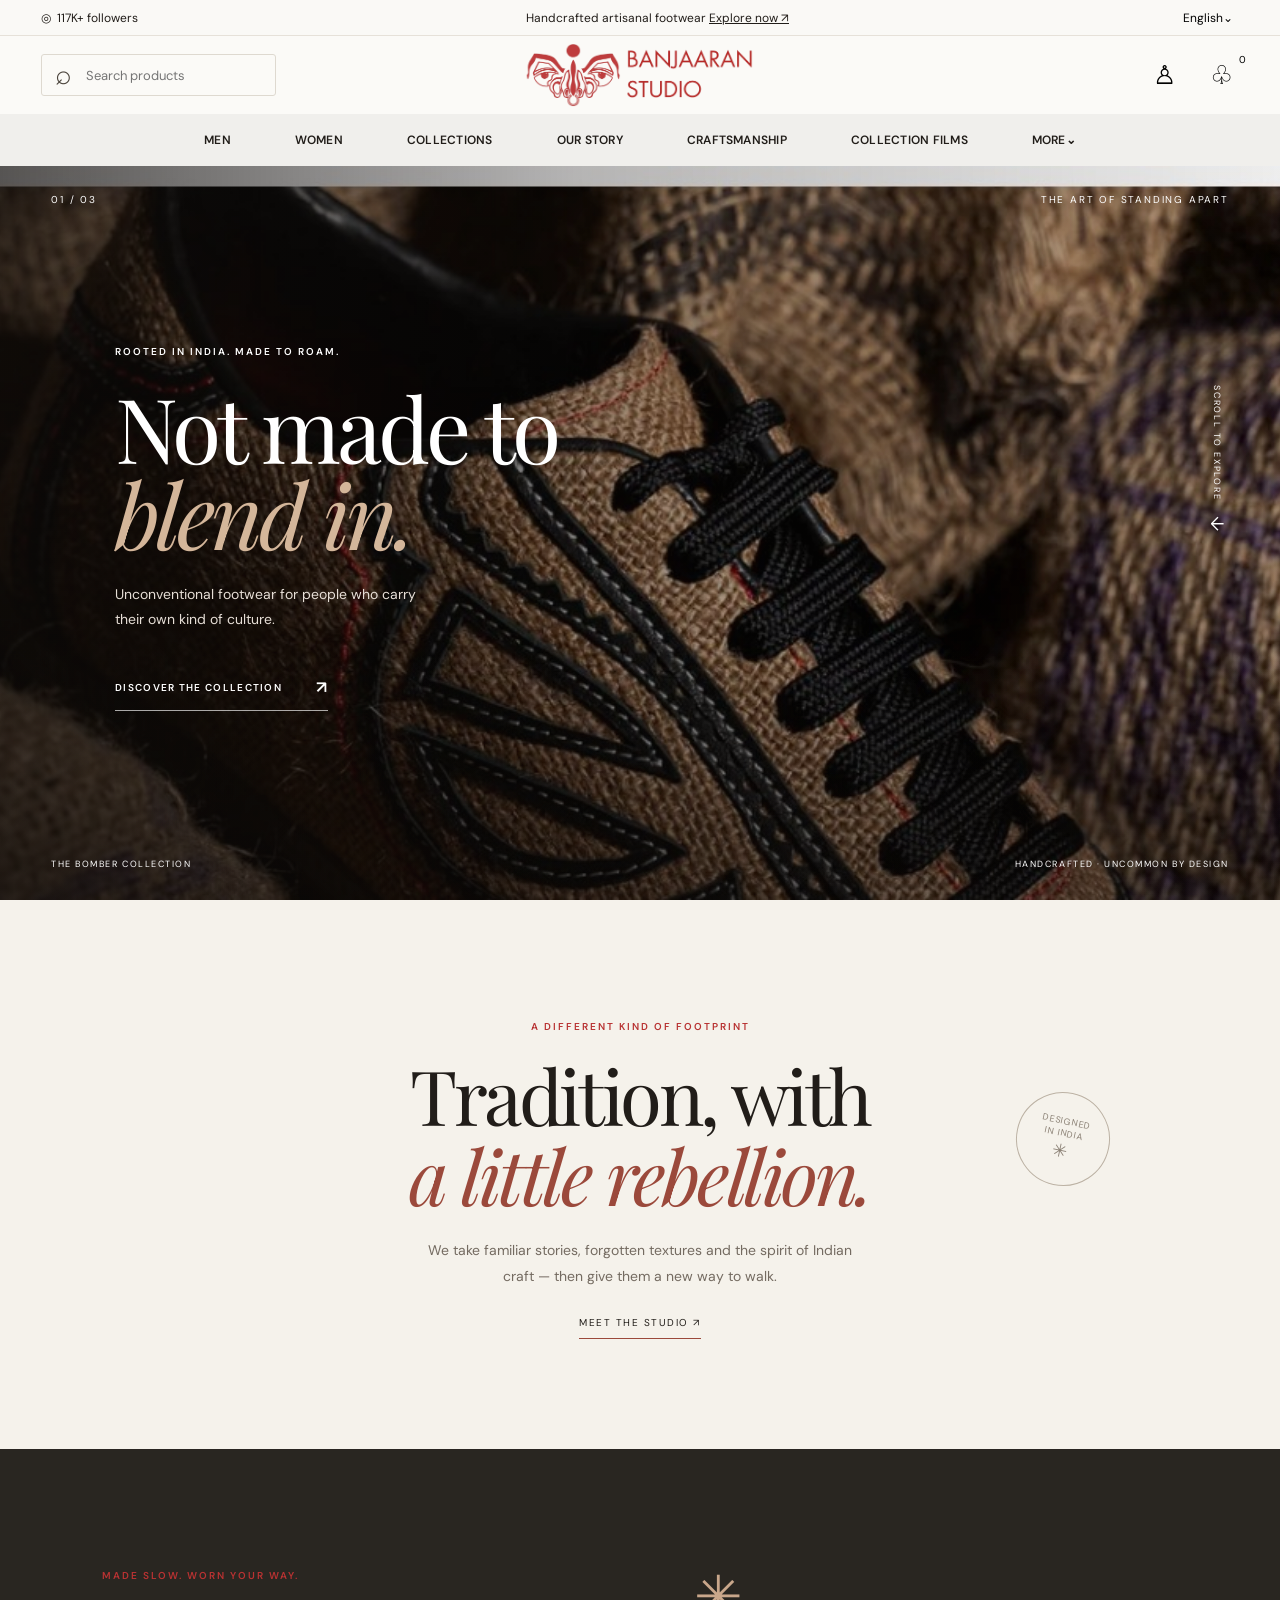
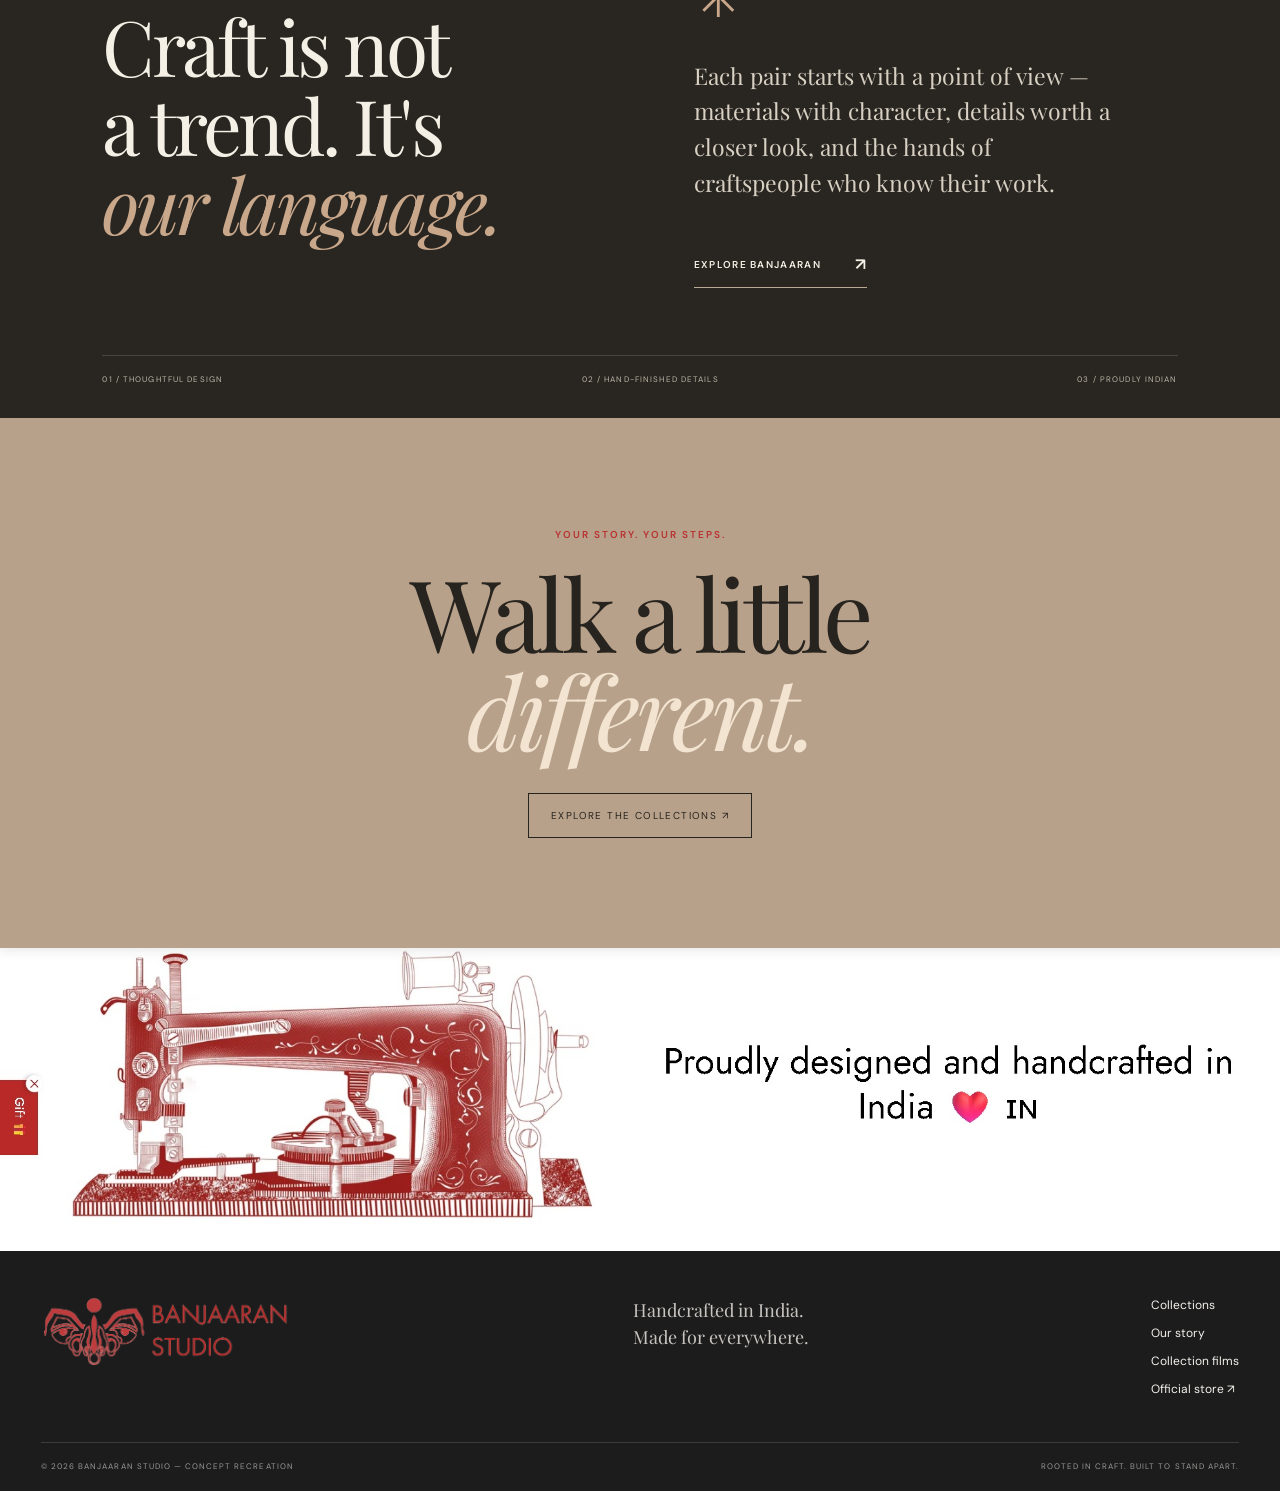
<file: index.html>
<!doctype html>
<html lang="en">
<head>
<meta charset="utf-8"><meta name="viewport" content="width=device-width,initial-scale=1">
<meta name="theme-color" content="#f7f5f0"><meta name="description" content="Banjaaran Studio — handcrafted footwear, rooted in India and made for the unapologetically individual.">
<title>Banjaaran Studio — Crafted to Stand Apart</title>
<link rel="preconnect" href="https://fonts.googleapis.com"><link rel="preconnect" href="https://fonts.gstatic.com" crossorigin><link href="https://fonts.googleapis.com/css2?family=DM+Sans:wght@400;500;600;700&family=Playfair+Display:wght@400;500;600&display=swap" rel="stylesheet">
<link rel="stylesheet" href="style.css">
</head>
<body>
<div class="announcement"><span>◎ &nbsp;117K+ followers</span><a href="https://banjaaran.in/collections">Handcrafted artisanal footwear <u>Explore now ↗</u></a><button class="language">English⌄</button></div>
<header class="site-header">
  <button class="mobile-menu" aria-label="Open menu">☰</button>
  <label class="search"><span>⌕</span><input id="searchInput" placeholder="Search products" aria-label="Search products"></label>
  <a class="brand" href="#top" aria-label="Banjaaran Studio home"><img class="brand-logo" src="assets/banjaaran-logo.png" alt="Banjaaran Studio"></a>
  <div class="header-actions"><button aria-label="Account">♙</button><button aria-label="Shopping bag" id="bagButton">♧ <i id="bagCount">0</i></button></div>
</header>
<nav class="main-nav"><a href="mens-collection.html">MEN</a><a href="womens-collection.html">WOMEN</a><a href="https://banjaaran.in/collections">COLLECTIONS</a><a href="#story">OUR STORY</a><a href="#craft">CRAFTSMANSHIP</a><a href="collection-films.html">COLLECTION FILMS</a><a href="#footer">MORE⌄</a></nav>
<main id="top">
<section class="hero hero-bomber">
 <div class="hero-image"></div><div class="hero-shade"></div><div class="hero-topline reveal"><span>01 / 03</span><span>THE ART OF STANDING APART</span></div>
 <div class="hero-copy"><p class="eyebrow reveal">ROOTED IN INDIA. MADE TO ROAM.</p><h1 class="reveal">Not made to<br><em>blend in.</em></h1><p class="hero-description reveal">Unconventional footwear for people who carry their own kind of culture.</p><a class="line-cta reveal" href="https://banjaaran.in/collections">DISCOVER THE COLLECTION <span>↗</span></a></div>
 <div class="hero-product-caption"><span>THE BOMBER COLLECTION</span><span>HANDCRAFTED · UNCOMMON BY DESIGN</span></div><div class="scroll-cue">SCROLL TO EXPLORE <span>↓</span></div>
</section>
<section class="intro section-pad" id="story"><p class="eyebrow">A DIFFERENT KIND OF FOOTPRINT</p><h2>Tradition, with<br><em>a little rebellion.</em></h2><p>We take familiar stories, forgotten textures and the spirit of Indian craft — then give them a new way to walk.</p><a href="#craft" class="text-link">MEET THE STUDIO ↗</a><div class="intro-stamp">DESIGNED<br>IN INDIA <span>✳</span></div></section>


<section class="craft section-pad" id="craft"><div class="craft-left"><p class="eyebrow">MADE SLOW. WORN YOUR WAY.</p><h2>Craft is not<br>a trend. It's<br><em>our language.</em></h2></div><div class="craft-right"><div class="craft-symbol">✳</div><p>Each pair starts with a point of view — materials with character, details worth a closer look, and the hands of craftspeople who know their work.</p><a class="line-cta dark-cta" href="https://banjaaran.in/" target="_blank" rel="noreferrer">EXPLORE BANJAARAN <span>↗</span></a></div><div class="craft-bottom"><span>01 / THOUGHTFUL DESIGN</span><span>02 / HAND-FINISHED DETAILS</span><span>03 / PROUDLY INDIAN</span></div></section>
<section class="closing"><p class="eyebrow">YOUR STORY. YOUR STEPS.</p><h2>Walk a little<br><em>different.</em></h2><a href="https://banjaaran.in/collections" class="light-cta">EXPLORE THE COLLECTIONS ↗</a></section>
</main>
<section class="handcrafted-banner" aria-label="Proudly designed and handcrafted in India">
  <img src="assets/handcrafted-india-section.jpg" alt="Vintage red sewing machine illustration beside the words Proudly designed and handcrafted in India, with a heart symbol." loading="lazy">
</section>
<footer id="footer"><div class="footer-top"><a class="footer-brand" href="#top" aria-label="Banjaaran Studio home"><img class="footer-brand-logo" src="assets/banjaaran-logo.png" alt="Banjaaran Studio"></a><p>Handcrafted in India.<br>Made for everywhere.</p><div class="footer-links"><a href="https://banjaaran.in/collections">Collections</a><a href="#story">Our story</a><a href="collection-films.html">Collection films</a><a href="https://banjaaran.in/" target="_blank" rel="noreferrer">Official store ↗</a></div></div><div class="footer-bottom"><span>© 2026 BANJAARAN STUDIO — CONCEPT RECREATION</span><span>ROOTED IN CRAFT. BUILT TO STAND APART.</span></div></footer>
<div class="toast" id="toast" role="status"></div>
<script src="script.js"></script>
</body></html>
</file>
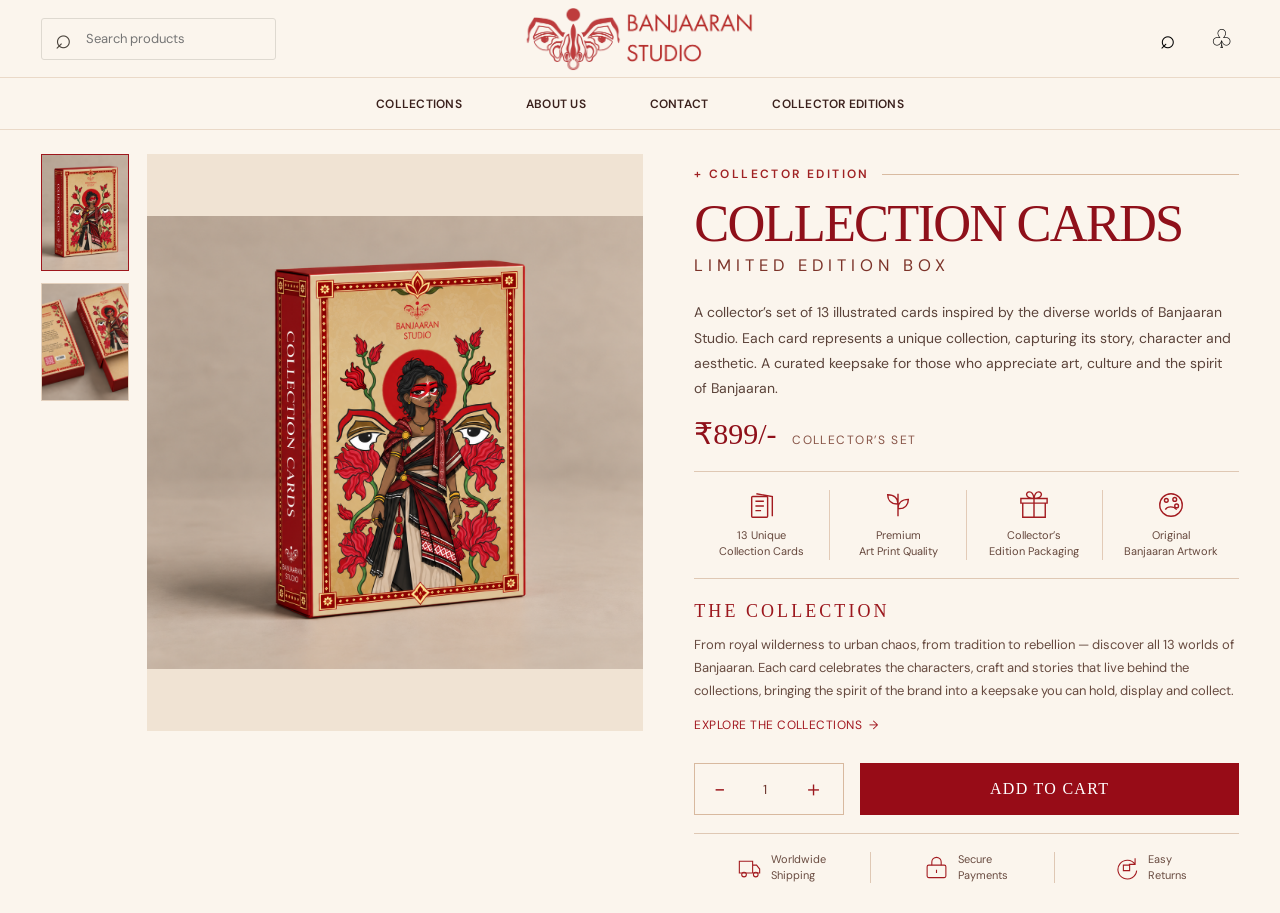
<file: collector-box.html>
<!doctype html>
<html lang="en"><head><meta charset="utf-8"><meta name="viewport" content="width=device-width,initial-scale=1"><meta name="theme-color" content="#fbf5ed"><title>Collection Cards Box — Banjaaran Studio</title><link rel="preconnect" href="https://fonts.googleapis.com"><link rel="preconnect" href="https://fonts.gstatic.com" crossorigin><link href="https://fonts.googleapis.com/css2?family=DM+Sans:wght@400;500;600;700&display=swap" rel="stylesheet"><link rel="stylesheet" href="style.css"><link rel="stylesheet" href="tote-pages.css"><style>
.box-price{font-family:Georgia,'Times New Roman',serif;font-size:30px;color:#8f101a;margin:-10px 0 18px}.box-price small{font-family:'DM Sans',sans-serif;font-size:12px;letter-spacing:.12em;color:#875447;text-transform:uppercase;margin-left:8px}.box-product .product-main-image{aspect-ratio:4/4.65;background:#f0e3d3}.box-product .product-main-image img{mix-blend-mode:normal;object-fit:contain}.box-product .product-thumb img{object-fit:cover}.box-product .product-info{padding-top:12px}.box-product .product-title{font-size:clamp(38px,4.1vw,64px);letter-spacing:-.035em}.box-product .product-description{max-width:620px}.box-product .feature-row{margin-top:20px}.box-product .purchase-row{margin-top:8px}@media(max-width:650px){.box-product .product-title{font-size:42px}.box-price{font-size:27px}}
</style></head>
<body class="tote-page"><header class="site-header"><button class="mobile-menu" aria-label="Open menu" type="button">☰</button><label class="search"><span>⌕</span><input placeholder="Search products" aria-label="Search products"></label><a class="brand" href="index.html#top" aria-label="Banjaaran Studio home"><img class="brand-logo" src="assets/banjaaran-logo.png" alt="Banjaaran Studio"></a><div class="header-actions"><button aria-label="Search" type="button">⌕</button><button aria-label="Shopping bag" type="button">♧</button></div></header><nav class="main-nav"><a href="index.html#collections">COLLECTIONS</a><a href="index.html#story">ABOUT US</a><a href="index.html#contact">CONTACT</a><a href="collection-films.html#offer">COLLECTOR EDITIONS</a></nav>
<main><section class="product-layout box-product" aria-label="Collection cards box product details"><div class="product-gallery"><div class="product-thumbs" role="group" aria-label="Product images"><button class="product-thumb" type="button" aria-pressed="true" aria-label="View front of collector box"><img src="assets/offer/collector-box-front.png" alt=""></button><button class="product-thumb" type="button" aria-pressed="false" aria-label="View open collector box"><img src="assets/offer/collector-box-open.png" alt=""></button></div><div class="product-main-image"><img id="mainProductImage" src="assets/offer/collector-box-front.png" alt="Banjaaran Studio collector edition box for the 13 collection cards"></div></div>
<div class="product-info"><div class="eyebrow">+ COLLECTOR EDITION</div><h1 class="product-title">COLLECTION CARDS</h1><p class="product-edition">LIMITED EDITION BOX</p><p class="product-description">A collector’s set of 13 illustrated cards inspired by the diverse worlds of Banjaaran Studio. Each card represents a unique collection, capturing its story, character and aesthetic. A curated keepsake for those who appreciate art, culture and the spirit of Banjaaran.</p><p class="box-price">₹899/- <small>Collector’s set</small></p>
<div class="feature-row"><div class="feature"><svg viewBox="0 0 32 32"><rect x="5" y="7" width="17" height="22" rx="1"/><path d="m10 4 17 3v21M9 12h9M9 17h9M9 22h6"/></svg><span>13 Unique<br>Collection Cards</span></div><div class="feature"><svg viewBox="0 0 32 32"><path d="M16 28V4M16 15C7 15 5 9 5 5c7 0 11 4 11 10ZM16 20c9 0 11-6 11-10-7 0-11 4-11 10Z"/></svg><span>Premium<br>Art Print Quality</span></div><div class="feature"><svg viewBox="0 0 32 32"><path d="M4 14h24v15H4zM2 9h28v5H2zM16 9v20M16 9C6 9 7 2 11 2c4 0 5 7 5 7ZM16 9c10 0 9-7 5-7-4 0-5 7-5 7Z"/></svg><span>Collector’s<br>Edition Packaging</span></div><div class="feature"><svg viewBox="0 0 32 32"><circle cx="16" cy="16" r="12"/><circle cx="11" cy="11" r="2"/><circle cx="20" cy="10" r="2"/><circle cx="22" cy="17" r="2"/><path d="M10 21c2-4 9-4 12 0"/></svg><span>Original<br>Banjaaran Artwork</span></div></div>
<div class="collection-story"><h2>THE COLLECTION</h2><p>From royal wilderness to urban chaos, from tradition to rebellion — discover all 13 worlds of Banjaaran. Each card celebrates the characters, craft and stories that live behind the collections, bringing the spirit of the brand into a keepsake you can hold, display and collect.</p><a class="explore-link" href="index.html#collections">EXPLORE THE COLLECTIONS&nbsp; →</a></div><div class="purchase-row"><div class="quantity"><button type="button" id="minusQty" aria-label="Decrease quantity">−</button><span id="qty">1</span><button type="button" id="plusQty" aria-label="Increase quantity">＋</button></div><button type="button" class="add-button" id="addToCart">ADD TO CART</button></div><p class="cart-note" id="cartNote" role="status">Added to your demo bag. Checkout can be connected when store integration is ready.</p><div class="shipping-row"><div class="shipping-item"><svg viewBox="0 0 32 32"><path d="M3 8h17v15H3zM20 13h5l4 5v5h-9z"/><circle cx="9" cy="25" r="3"/><circle cx="24" cy="25" r="3"/></svg><span>Worldwide<br>Shipping</span></div><div class="shipping-item"><svg viewBox="0 0 32 32"><rect x="4" y="13" width="24" height="16" rx="2"/><path d="M10 13V9a6 6 0 0 1 12 0v4M16 19v4"/></svg><span>Secure<br>Payments</span></div><div class="shipping-item"><svg viewBox="0 0 32 32"><path d="M27 12a12 12 0 1 0 2 8M27 4v8h-8"/><path d="M12 13h8v7h-8z"/></svg><span>Easy<br>Returns</span></div></div></div></section></main>
<script>
const productImages=['assets/offer/collector-box-front.png','assets/offer/collector-box-open.png'];
const thumbs=document.querySelector('.product-thumbs');const mainImage=document.getElementById('mainProductImage');
thumbs.querySelectorAll('button').forEach((b,i)=>b.addEventListener('click',()=>{mainImage.src=productImages[i];thumbs.querySelectorAll('button').forEach((x,j)=>x.setAttribute('aria-pressed',String(i===j)));}));
let quantity=1;const qty=document.getElementById('qty');document.getElementById('minusQty').addEventListener('click',()=>{quantity=Math.max(1,quantity-1);qty.textContent=quantity});document.getElementById('plusQty').addEventListener('click',()=>{quantity=Math.min(10,quantity+1);qty.textContent=quantity});document.getElementById('addToCart').addEventListener('click',()=>document.getElementById('cartNote').classList.add('show'));
</script></body></html>
</file>
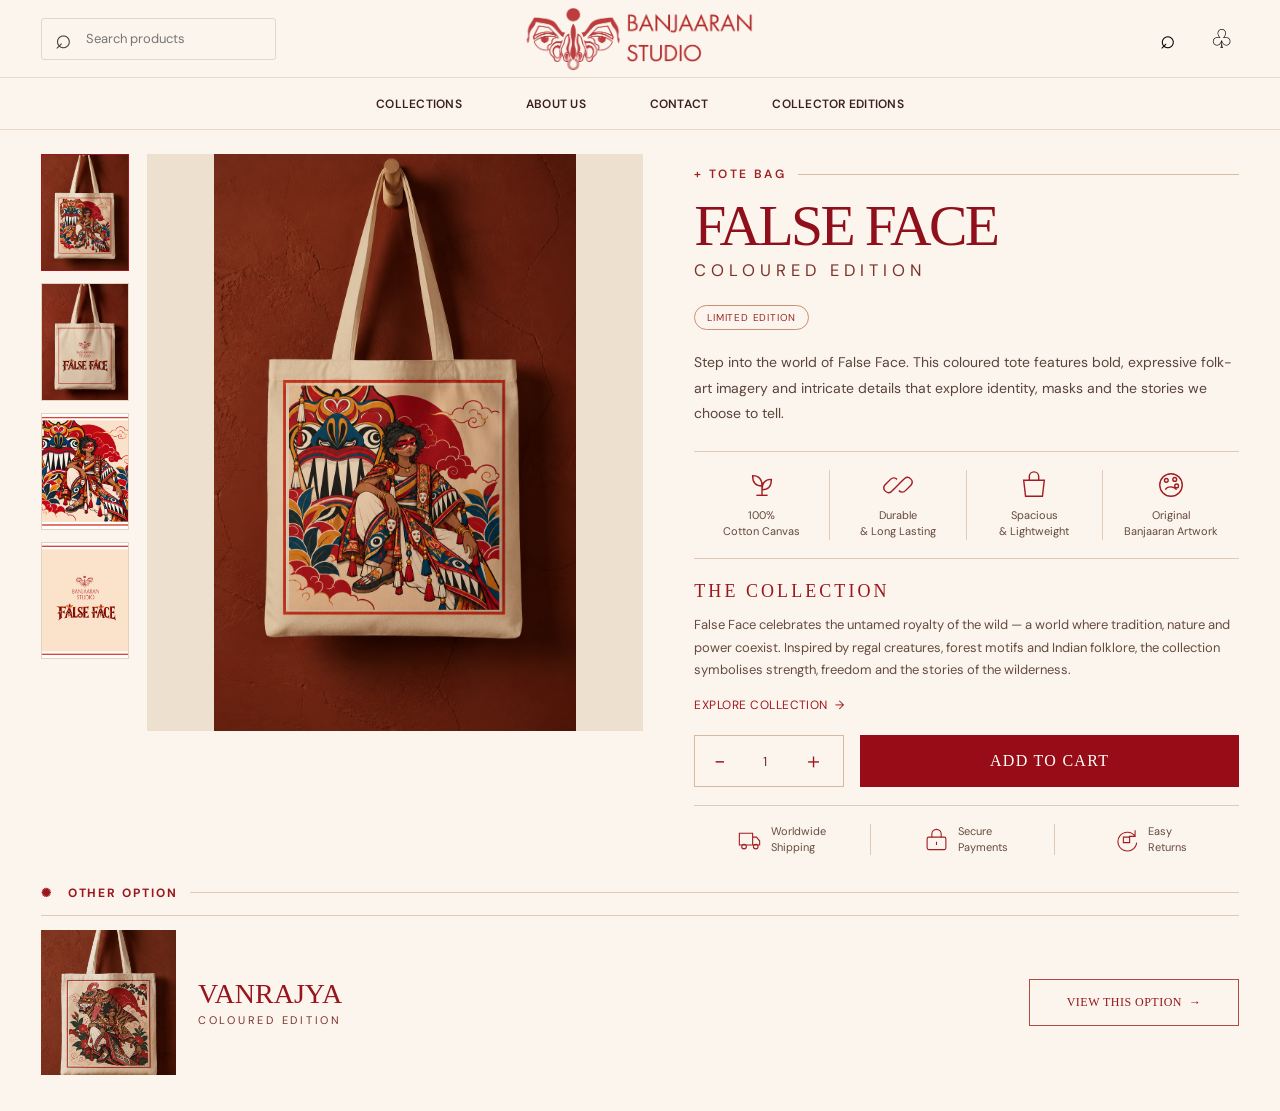
<file: coloured-false-face-tote.html>
<!doctype html>
<html lang="en"><head><meta charset="utf-8"><meta name="viewport" content="width=device-width,initial-scale=1"><meta name="theme-color" content="#fbf5ed"><title>Coloured Edition Tote — Banjaaran Studio</title><link rel="preconnect" href="https://fonts.googleapis.com"><link rel="preconnect" href="https://fonts.gstatic.com" crossorigin><link href="https://fonts.googleapis.com/css2?family=DM+Sans:wght@400;500;600;700&display=swap" rel="stylesheet"><link rel="stylesheet" href="style.css"><link rel="stylesheet" href="tote-pages.css"></head>
<body class="tote-page"><header class="site-header"><button class="mobile-menu" aria-label="Open menu" type="button">☰</button><label class="search"><span>⌕</span><input placeholder="Search products" aria-label="Search products"></label><a class="brand" href="index.html#top" aria-label="Banjaaran Studio home"><img class="brand-logo" src="assets/banjaaran-logo.png" alt="Banjaaran Studio"></a><div class="header-actions"><button aria-label="Search" type="button">⌕</button><button aria-label="Shopping bag" type="button">♧</button></div></header><nav class="main-nav"><a href="index.html#collections">COLLECTIONS</a><a href="index.html#story">ABOUT US</a><a href="index.html#contact">CONTACT</a><a href="collection-films.html#offer">COLLECTOR EDITIONS</a></nav>
<main><section class="product-layout" aria-label="Product details"><div class="product-gallery"><div class="product-thumbs" role="group" aria-label="Product images"><button class="product-thumb" type="button" aria-pressed="true" aria-label="View product image 1"><img src="assets/offer/colored-false-face-front.png" alt=""></button><button class="product-thumb" type="button" aria-pressed="false" aria-label="View product image 2"><img src="assets/offer/false-face-back.png" alt=""></button><button class="product-thumb" type="button" aria-pressed="false" aria-label="View product image 3"><img src="assets/offer/colored-false-face-front-detail.png" alt=""></button><button class="product-thumb" type="button" aria-pressed="false" aria-label="View product image 4"><img src="assets/offer/false-face-back-detail.png" alt=""></button></div><div class="product-main-image"><img id="mainProductImage" src="assets/offer/colored-false-face-front.png" alt="Coloured False Face tote bag with detailed folk-art tiger and regal character illustration"></div></div><div class="product-info"><div class="eyebrow">+ TOTE BAG</div><h1 class="product-title">FALSE FACE</h1><p class="product-edition">COLOURED EDITION</p><span class="limited-pill">LIMITED EDITION</span><p class="product-description">Step into the world of False Face. This coloured tote features bold, expressive folk-art imagery and intricate details that explore identity, masks and the stories we choose to tell.</p><div class="feature-row"><div class="feature"><svg viewBox="0 0 32 32"><path d="M16 27V13M16 17C7 17 6 10 6 6c6 0 10 3 10 11ZM16 21c9 0 10-7 10-11-6 0-10 3-10 11Z"/><path d="M10 27h12"/></svg><span>100%<br>Cotton Canvas</span></div><div class="feature"><svg viewBox="0 0 32 32"><path d="M12 20 9 23a5 5 0 0 1-7-7l6-6a5 5 0 0 1 7 0M20 12l3-3a5 5 0 0 1 7 7l-6 6a5 5 0 0 1-7 0M11 21 21 11"/></svg><span>Durable<br>& Long Lasting</span></div><div class="feature"><svg viewBox="0 0 32 32"><path d="M5 11h22l-2 17H7L5 11ZM11 11V7a5 5 0 0 1 10 0v4"/></svg><span>Spacious<br>& Lightweight</span></div><div class="feature"><svg viewBox="0 0 32 32"><circle cx="16" cy="16" r="12"/><circle cx="11" cy="11" r="2"/><circle cx="20" cy="10" r="2"/><circle cx="22" cy="17" r="2"/><path d="M10 21c2-4 9-4 12 0"/></svg><span>Original<br>Banjaaran Artwork</span></div></div><div class="collection-story"><h2>THE COLLECTION</h2><p>False Face celebrates the untamed royalty of the wild — a world where tradition, nature and power coexist. Inspired by regal creatures, forest motifs and Indian folklore, the collection symbolises strength, freedom and the stories of the wilderness.</p><a class="explore-link" href="index.html#collections">EXPLORE COLLECTION&nbsp; →</a></div><div class="purchase-row"><div class="quantity"><button type="button" id="minusQty" aria-label="Decrease quantity">−</button><span id="qty">1</span><button type="button" id="plusQty" aria-label="Increase quantity">＋</button></div><button type="button" class="add-button" id="addToCart">ADD TO CART</button></div><p class="cart-note" id="cartNote" role="status">Added to your demo bag. Checkout can be connected when store integration is ready.</p><div class="shipping-row"><div class="shipping-item"><svg viewBox="0 0 32 32"><path d="M3 8h17v15H3zM20 13h5l4 5v5h-9z"/><circle cx="9" cy="25" r="3"/><circle cx="24" cy="25" r="3"/></svg><span>Worldwide<br>Shipping</span></div><div class="shipping-item"><svg viewBox="0 0 32 32"><rect x="4" y="13" width="24" height="16" rx="2"/><path d="M10 13V9a6 6 0 0 1 12 0v4M16 19v4"/></svg><span>Secure<br>Payments</span></div><div class="shipping-item"><svg viewBox="0 0 32 32"><path d="M27 12a12 12 0 1 0 2 8M27 4v8h-8"/><path d="M12 13h8v7h-8z"/></svg><span>Easy<br>Returns</span></div></div></div></section><section class="other-option"><h2 class="other-heading">✺ &nbsp; OTHER OPTION</h2><a class="other-card" href="coloured-tote.html"><img src="assets/offer/colored-vanrajya-front.png" alt="Coloured Vanrajya tote bag"><div><h3>VANRAJYA</h3><p>COLOURED EDITION</p></div><span class="other-cta">VIEW THIS OPTION&nbsp; →</span></a></section></main><script>
const productImages = ["assets/offer/colored-false-face-front.png", "assets/offer/false-face-back.png", "assets/offer/colored-false-face-front-detail.png", "assets/offer/false-face-back-detail.png"];
const thumbs = document.querySelector('.product-thumbs');
const mainImage = document.getElementById('mainProductImage');
thumbs.querySelectorAll('button').forEach((b,i)=>b.addEventListener('click',()=>{mainImage.src=productImages[i];thumbs.querySelectorAll('button').forEach((x,j)=>x.setAttribute('aria-pressed',String(i===j)));}));
let quantity=1;const qty=document.getElementById('qty');document.getElementById('minusQty').addEventListener('click',()=>{quantity=Math.max(1,quantity-1);qty.textContent=quantity});document.getElementById('plusQty').addEventListener('click',()=>{quantity=Math.min(10,quantity+1);qty.textContent=quantity});document.getElementById('addToCart').addEventListener('click',()=>document.getElementById('cartNote').classList.add('show'));
</script></body></html>
</file>
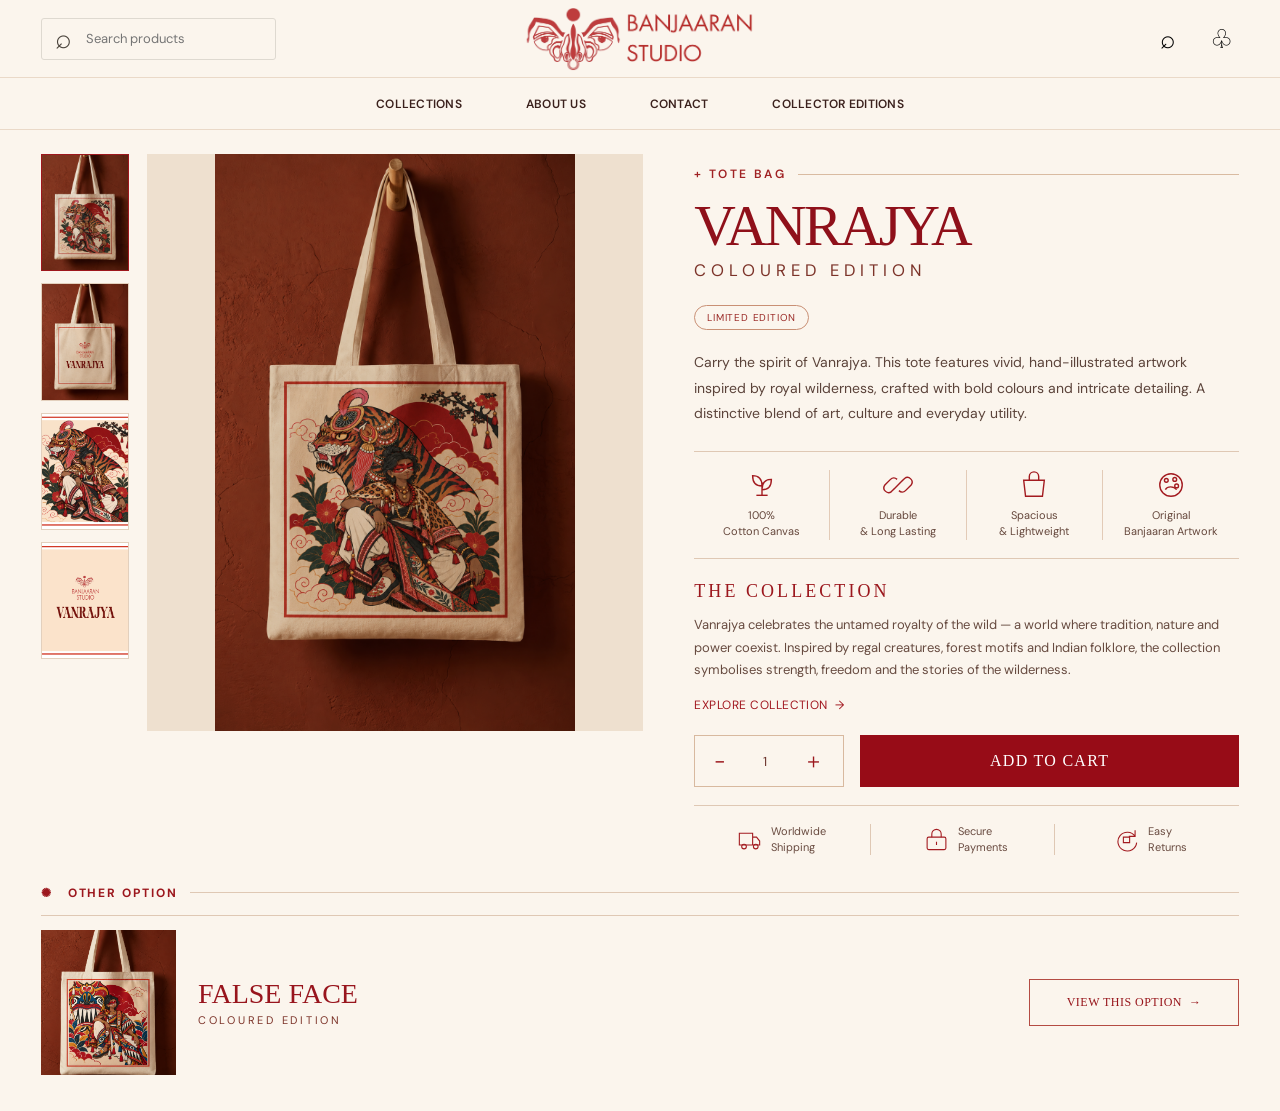
<file: coloured-tote.html>
<!doctype html>
<html lang="en"><head><meta charset="utf-8"><meta name="viewport" content="width=device-width,initial-scale=1"><meta name="theme-color" content="#fbf5ed"><title>Coloured Edition Tote — Banjaaran Studio</title><link rel="preconnect" href="https://fonts.googleapis.com"><link rel="preconnect" href="https://fonts.gstatic.com" crossorigin><link href="https://fonts.googleapis.com/css2?family=DM+Sans:wght@400;500;600;700&display=swap" rel="stylesheet"><link rel="stylesheet" href="style.css"><link rel="stylesheet" href="tote-pages.css"></head>
<body class="tote-page"><header class="site-header"><button class="mobile-menu" aria-label="Open menu" type="button">☰</button><label class="search"><span>⌕</span><input placeholder="Search products" aria-label="Search products"></label><a class="brand" href="index.html#top" aria-label="Banjaaran Studio home"><img class="brand-logo" src="assets/banjaaran-logo.png" alt="Banjaaran Studio"></a><div class="header-actions"><button aria-label="Search" type="button">⌕</button><button aria-label="Shopping bag" type="button">♧</button></div></header><nav class="main-nav"><a href="index.html#collections">COLLECTIONS</a><a href="index.html#story">ABOUT US</a><a href="index.html#contact">CONTACT</a><a href="collection-films.html#offer">COLLECTOR EDITIONS</a></nav>
<main><section class="product-layout" aria-label="Product details"><div class="product-gallery"><div class="product-thumbs" role="group" aria-label="Product images"><button class="product-thumb" type="button" aria-pressed="true" aria-label="View product image 1"><img src="assets/offer/colored-vanrajya-front.png" alt=""></button><button class="product-thumb" type="button" aria-pressed="false" aria-label="View product image 2"><img src="assets/offer/vanrajya-back.png" alt=""></button><button class="product-thumb" type="button" aria-pressed="false" aria-label="View product image 3"><img src="assets/offer/colored-vanrajya-front-detail.png" alt=""></button><button class="product-thumb" type="button" aria-pressed="false" aria-label="View product image 4"><img src="assets/offer/vanrajya-back-detail.png" alt=""></button></div><div class="product-main-image"><img id="mainProductImage" src="assets/offer/colored-vanrajya-front.png" alt="Coloured Vanrajya tote bag with detailed folk-art tiger and regal character illustration"></div></div><div class="product-info"><div class="eyebrow">+ TOTE BAG</div><h1 class="product-title">VANRAJYA</h1><p class="product-edition">COLOURED EDITION</p><span class="limited-pill">LIMITED EDITION</span><p class="product-description">Carry the spirit of Vanrajya. This tote features vivid, hand-illustrated artwork inspired by royal wilderness, crafted with bold colours and intricate detailing. A distinctive blend of art, culture and everyday utility.</p><div class="feature-row"><div class="feature"><svg viewBox="0 0 32 32"><path d="M16 27V13M16 17C7 17 6 10 6 6c6 0 10 3 10 11ZM16 21c9 0 10-7 10-11-6 0-10 3-10 11Z"/><path d="M10 27h12"/></svg><span>100%<br>Cotton Canvas</span></div><div class="feature"><svg viewBox="0 0 32 32"><path d="M12 20 9 23a5 5 0 0 1-7-7l6-6a5 5 0 0 1 7 0M20 12l3-3a5 5 0 0 1 7 7l-6 6a5 5 0 0 1-7 0M11 21 21 11"/></svg><span>Durable<br>& Long Lasting</span></div><div class="feature"><svg viewBox="0 0 32 32"><path d="M5 11h22l-2 17H7L5 11ZM11 11V7a5 5 0 0 1 10 0v4"/></svg><span>Spacious<br>& Lightweight</span></div><div class="feature"><svg viewBox="0 0 32 32"><circle cx="16" cy="16" r="12"/><circle cx="11" cy="11" r="2"/><circle cx="20" cy="10" r="2"/><circle cx="22" cy="17" r="2"/><path d="M10 21c2-4 9-4 12 0"/></svg><span>Original<br>Banjaaran Artwork</span></div></div><div class="collection-story"><h2>THE COLLECTION</h2><p>Vanrajya celebrates the untamed royalty of the wild — a world where tradition, nature and power coexist. Inspired by regal creatures, forest motifs and Indian folklore, the collection symbolises strength, freedom and the stories of the wilderness.</p><a class="explore-link" href="index.html#collections">EXPLORE COLLECTION&nbsp; →</a></div><div class="purchase-row"><div class="quantity"><button type="button" id="minusQty" aria-label="Decrease quantity">−</button><span id="qty">1</span><button type="button" id="plusQty" aria-label="Increase quantity">＋</button></div><button type="button" class="add-button" id="addToCart">ADD TO CART</button></div><p class="cart-note" id="cartNote" role="status">Added to your demo bag. Checkout can be connected when store integration is ready.</p><div class="shipping-row"><div class="shipping-item"><svg viewBox="0 0 32 32"><path d="M3 8h17v15H3zM20 13h5l4 5v5h-9z"/><circle cx="9" cy="25" r="3"/><circle cx="24" cy="25" r="3"/></svg><span>Worldwide<br>Shipping</span></div><div class="shipping-item"><svg viewBox="0 0 32 32"><rect x="4" y="13" width="24" height="16" rx="2"/><path d="M10 13V9a6 6 0 0 1 12 0v4M16 19v4"/></svg><span>Secure<br>Payments</span></div><div class="shipping-item"><svg viewBox="0 0 32 32"><path d="M27 12a12 12 0 1 0 2 8M27 4v8h-8"/><path d="M12 13h8v7h-8z"/></svg><span>Easy<br>Returns</span></div></div></div></section><section class="other-option"><h2 class="other-heading">✺ &nbsp; OTHER OPTION</h2><a class="other-card" href="coloured-false-face-tote.html"><img src="assets/offer/colored-false-face-front.png" alt="Coloured False Face tote bag"><div><h3>FALSE FACE</h3><p>COLOURED EDITION</p></div><span class="other-cta">VIEW THIS OPTION&nbsp; →</span></a></section></main><script>
const productImages = ["assets/offer/colored-vanrajya-front.png", "assets/offer/vanrajya-back.png", "assets/offer/colored-vanrajya-front-detail.png", "assets/offer/vanrajya-back-detail.png"];
const thumbs = document.querySelector('.product-thumbs');
const mainImage = document.getElementById('mainProductImage');
thumbs.querySelectorAll('button').forEach((b,i)=>b.addEventListener('click',()=>{mainImage.src=productImages[i];thumbs.querySelectorAll('button').forEach((x,j)=>x.setAttribute('aria-pressed',String(i===j)));}));
let quantity=1;const qty=document.getElementById('qty');document.getElementById('minusQty').addEventListener('click',()=>{quantity=Math.max(1,quantity-1);qty.textContent=quantity});document.getElementById('plusQty').addEventListener('click',()=>{quantity=Math.min(10,quantity+1);qty.textContent=quantity});document.getElementById('addToCart').addEventListener('click',()=>document.getElementById('cartNote').classList.add('show'));
</script></body></html>
</file>
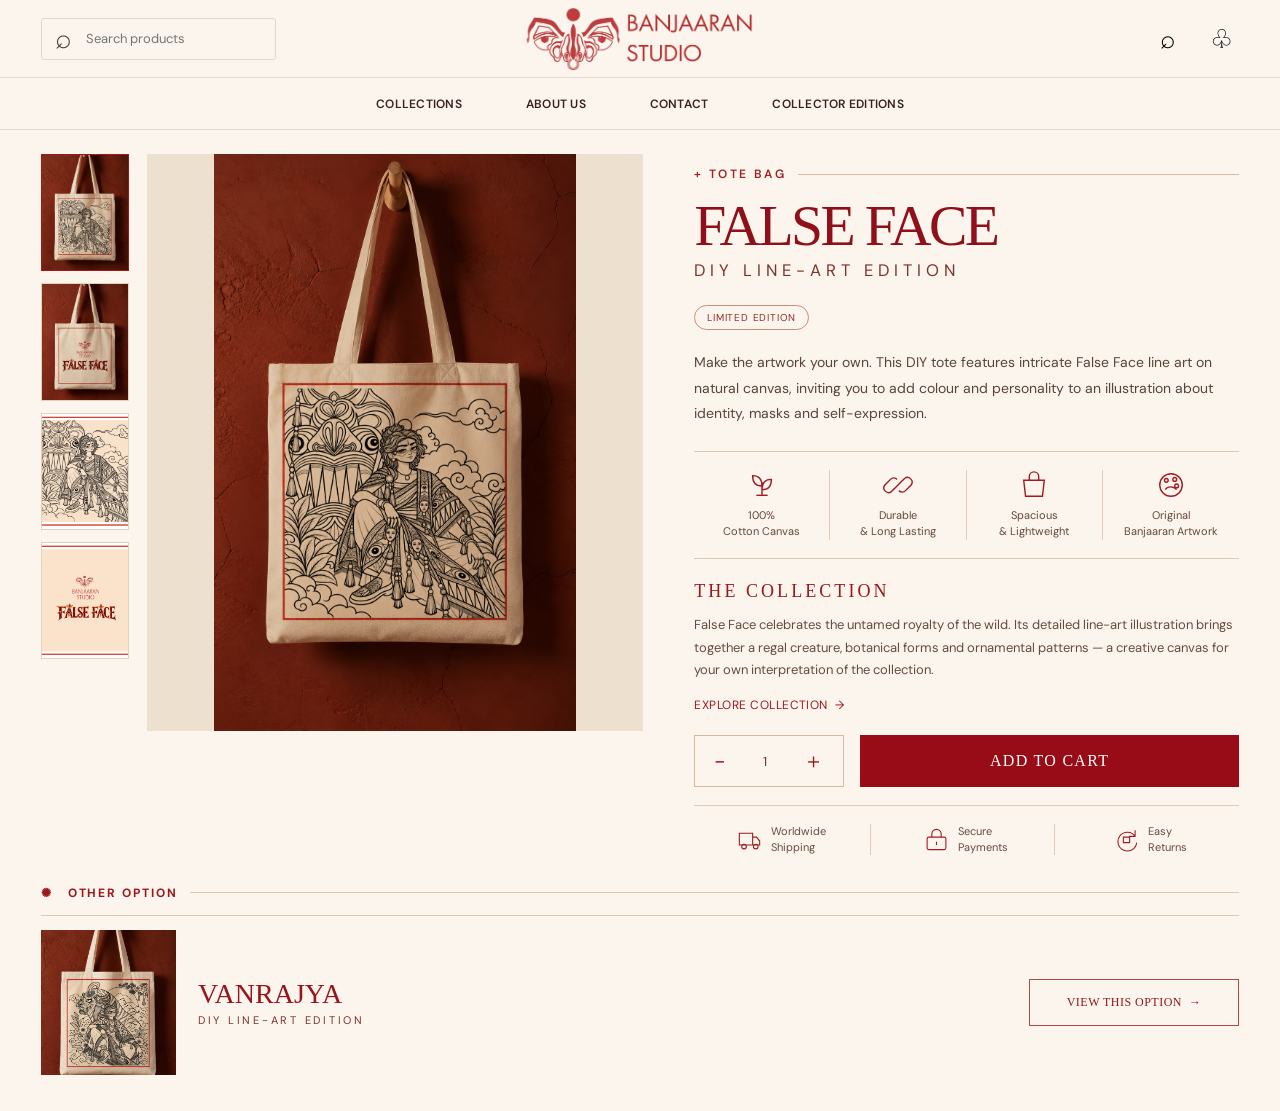
<file: diy-false-face-tote.html>
<!doctype html>
<html lang="en"><head><meta charset="utf-8"><meta name="viewport" content="width=device-width,initial-scale=1"><meta name="theme-color" content="#fbf5ed"><title>DIY Line-Art Tote — Banjaaran Studio</title><link rel="preconnect" href="https://fonts.googleapis.com"><link rel="preconnect" href="https://fonts.gstatic.com" crossorigin><link href="https://fonts.googleapis.com/css2?family=DM+Sans:wght@400;500;600;700&display=swap" rel="stylesheet"><link rel="stylesheet" href="style.css"><link rel="stylesheet" href="tote-pages.css"></head>
<body class="tote-page"><header class="site-header"><button class="mobile-menu" aria-label="Open menu" type="button">☰</button><label class="search"><span>⌕</span><input placeholder="Search products" aria-label="Search products"></label><a class="brand" href="index.html#top" aria-label="Banjaaran Studio home"><img class="brand-logo" src="assets/banjaaran-logo.png" alt="Banjaaran Studio"></a><div class="header-actions"><button aria-label="Search" type="button">⌕</button><button aria-label="Shopping bag" type="button">♧</button></div></header><nav class="main-nav"><a href="index.html#collections">COLLECTIONS</a><a href="index.html#story">ABOUT US</a><a href="index.html#contact">CONTACT</a><a href="collection-films.html#offer">COLLECTOR EDITIONS</a></nav>
<main><section class="product-layout" aria-label="Product details"><div class="product-gallery"><div class="product-thumbs" role="group" aria-label="Product images"><button class="product-thumb" type="button" aria-pressed="true" aria-label="View product image 1"><img src="assets/offer/diy-false-face-front.png" alt=""></button><button class="product-thumb" type="button" aria-pressed="false" aria-label="View product image 2"><img src="assets/offer/false-face-back.png" alt=""></button><button class="product-thumb" type="button" aria-pressed="false" aria-label="View product image 3"><img src="assets/offer/diy-false-face-front-detail.png" alt=""></button><button class="product-thumb" type="button" aria-pressed="false" aria-label="View product image 4"><img src="assets/offer/false-face-back-detail.png" alt=""></button></div><div class="product-main-image"><img id="mainProductImage" src="assets/offer/diy-false-face-front.png" alt="False Face DIY line-art tote bag with intricate black-and-cream illustration"></div></div><div class="product-info"><div class="eyebrow">+ TOTE BAG</div><h1 class="product-title">FALSE FACE</h1><p class="product-edition">DIY LINE-ART EDITION</p><span class="limited-pill">LIMITED EDITION</span><p class="product-description">Make the artwork your own. This DIY tote features intricate False Face line art on natural canvas, inviting you to add colour and personality to an illustration about identity, masks and self-expression.</p><div class="feature-row"><div class="feature"><svg viewBox="0 0 32 32"><path d="M16 27V13M16 17C7 17 6 10 6 6c6 0 10 3 10 11ZM16 21c9 0 10-7 10-11-6 0-10 3-10 11Z"/><path d="M10 27h12"/></svg><span>100%<br>Cotton Canvas</span></div><div class="feature"><svg viewBox="0 0 32 32"><path d="M12 20 9 23a5 5 0 0 1-7-7l6-6a5 5 0 0 1 7 0M20 12l3-3a5 5 0 0 1 7 7l-6 6a5 5 0 0 1-7 0M11 21 21 11"/></svg><span>Durable<br>& Long Lasting</span></div><div class="feature"><svg viewBox="0 0 32 32"><path d="M5 11h22l-2 17H7L5 11ZM11 11V7a5 5 0 0 1 10 0v4"/></svg><span>Spacious<br>& Lightweight</span></div><div class="feature"><svg viewBox="0 0 32 32"><circle cx="16" cy="16" r="12"/><circle cx="11" cy="11" r="2"/><circle cx="20" cy="10" r="2"/><circle cx="22" cy="17" r="2"/><path d="M10 21c2-4 9-4 12 0"/></svg><span>Original<br>Banjaaran Artwork</span></div></div><div class="collection-story"><h2>THE COLLECTION</h2><p>False Face celebrates the untamed royalty of the wild. Its detailed line-art illustration brings together a regal creature, botanical forms and ornamental patterns — a creative canvas for your own interpretation of the collection.</p><a class="explore-link" href="index.html#collections">EXPLORE COLLECTION&nbsp; →</a></div><div class="purchase-row"><div class="quantity"><button type="button" id="minusQty" aria-label="Decrease quantity">−</button><span id="qty">1</span><button type="button" id="plusQty" aria-label="Increase quantity">＋</button></div><button type="button" class="add-button" id="addToCart">ADD TO CART</button></div><p class="cart-note" id="cartNote" role="status">Added to your demo bag. Checkout can be connected when store integration is ready.</p><div class="shipping-row"><div class="shipping-item"><svg viewBox="0 0 32 32"><path d="M3 8h17v15H3zM20 13h5l4 5v5h-9z"/><circle cx="9" cy="25" r="3"/><circle cx="24" cy="25" r="3"/></svg><span>Worldwide<br>Shipping</span></div><div class="shipping-item"><svg viewBox="0 0 32 32"><rect x="4" y="13" width="24" height="16" rx="2"/><path d="M10 13V9a6 6 0 0 1 12 0v4M16 19v4"/></svg><span>Secure<br>Payments</span></div><div class="shipping-item"><svg viewBox="0 0 32 32"><path d="M27 12a12 12 0 1 0 2 8M27 4v8h-8"/><path d="M12 13h8v7h-8z"/></svg><span>Easy<br>Returns</span></div></div></div></section><section class="other-option"><h2 class="other-heading">✺ &nbsp; OTHER OPTION</h2><a class="other-card" href="diy-tote.html"><img src="assets/offer/diy-vanrajya-front.png" alt="Vanrajya DIY line-art tote bag"><div><h3>VANRAJYA</h3><p>DIY LINE-ART EDITION</p></div><span class="other-cta">VIEW THIS OPTION&nbsp; →</span></a></section></main><script>
const productImages = ["assets/offer/diy-false-face-front.png", "assets/offer/false-face-back.png", "assets/offer/diy-false-face-front-detail.png", "assets/offer/false-face-back-detail.png"];
const thumbs = document.querySelector('.product-thumbs');
const mainImage = document.getElementById('mainProductImage');
thumbs.querySelectorAll('button').forEach((b,i)=>b.addEventListener('click',()=>{mainImage.src=productImages[i];thumbs.querySelectorAll('button').forEach((x,j)=>x.setAttribute('aria-pressed',String(i===j)));}));
let quantity=1;const qty=document.getElementById('qty');document.getElementById('minusQty').addEventListener('click',()=>{quantity=Math.max(1,quantity-1);qty.textContent=quantity});document.getElementById('plusQty').addEventListener('click',()=>{quantity=Math.min(10,quantity+1);qty.textContent=quantity});document.getElementById('addToCart').addEventListener('click',()=>document.getElementById('cartNote').classList.add('show'));
</script></body></html>
</file>
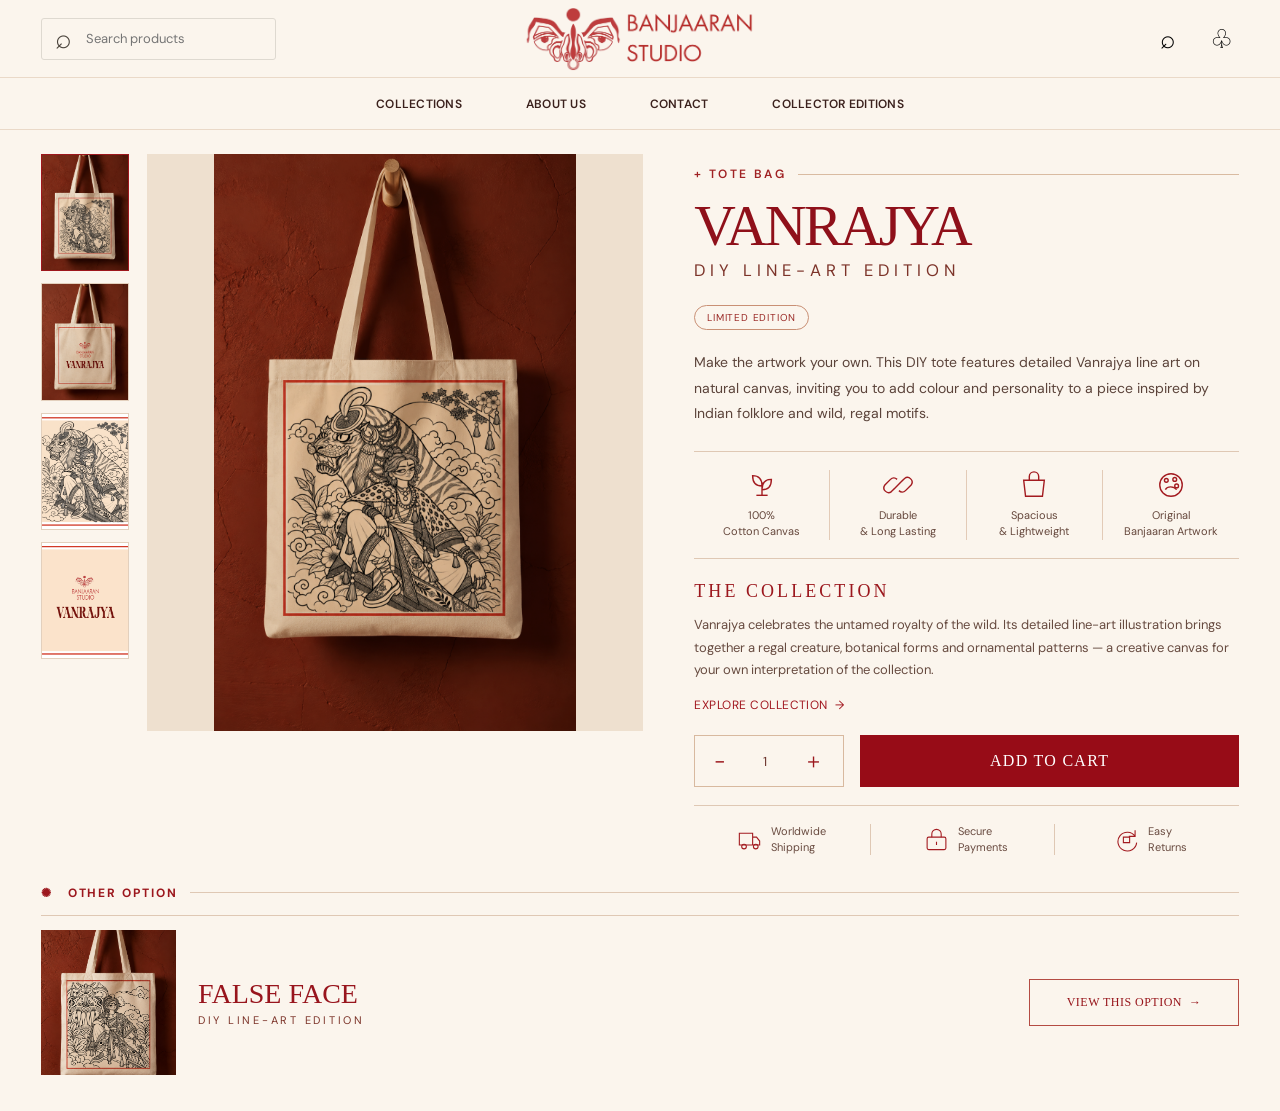
<file: diy-tote.html>
<!doctype html>
<html lang="en"><head><meta charset="utf-8"><meta name="viewport" content="width=device-width,initial-scale=1"><meta name="theme-color" content="#fbf5ed"><title>DIY Line-Art Tote — Banjaaran Studio</title><link rel="preconnect" href="https://fonts.googleapis.com"><link rel="preconnect" href="https://fonts.gstatic.com" crossorigin><link href="https://fonts.googleapis.com/css2?family=DM+Sans:wght@400;500;600;700&display=swap" rel="stylesheet"><link rel="stylesheet" href="style.css"><link rel="stylesheet" href="tote-pages.css"></head>
<body class="tote-page"><header class="site-header"><button class="mobile-menu" aria-label="Open menu" type="button">☰</button><label class="search"><span>⌕</span><input placeholder="Search products" aria-label="Search products"></label><a class="brand" href="index.html#top" aria-label="Banjaaran Studio home"><img class="brand-logo" src="assets/banjaaran-logo.png" alt="Banjaaran Studio"></a><div class="header-actions"><button aria-label="Search" type="button">⌕</button><button aria-label="Shopping bag" type="button">♧</button></div></header><nav class="main-nav"><a href="index.html#collections">COLLECTIONS</a><a href="index.html#story">ABOUT US</a><a href="index.html#contact">CONTACT</a><a href="collection-films.html#offer">COLLECTOR EDITIONS</a></nav>
<main><section class="product-layout" aria-label="Product details"><div class="product-gallery"><div class="product-thumbs" role="group" aria-label="Product images"><button class="product-thumb" type="button" aria-pressed="true" aria-label="View product image 1"><img src="assets/offer/diy-vanrajya-front.png" alt=""></button><button class="product-thumb" type="button" aria-pressed="false" aria-label="View product image 2"><img src="assets/offer/vanrajya-back.png" alt=""></button><button class="product-thumb" type="button" aria-pressed="false" aria-label="View product image 3"><img src="assets/offer/diy-vanrajya-front-detail.png" alt=""></button><button class="product-thumb" type="button" aria-pressed="false" aria-label="View product image 4"><img src="assets/offer/vanrajya-back-detail.png" alt=""></button></div><div class="product-main-image"><img id="mainProductImage" src="assets/offer/diy-vanrajya-front.png" alt="Vanrajya DIY line-art tote bag with intricate black-and-cream illustration"></div></div><div class="product-info"><div class="eyebrow">+ TOTE BAG</div><h1 class="product-title">VANRAJYA</h1><p class="product-edition">DIY LINE-ART EDITION</p><span class="limited-pill">LIMITED EDITION</span><p class="product-description">Make the artwork your own. This DIY tote features detailed Vanrajya line art on natural canvas, inviting you to add colour and personality to a piece inspired by Indian folklore and wild, regal motifs.</p><div class="feature-row"><div class="feature"><svg viewBox="0 0 32 32"><path d="M16 27V13M16 17C7 17 6 10 6 6c6 0 10 3 10 11ZM16 21c9 0 10-7 10-11-6 0-10 3-10 11Z"/><path d="M10 27h12"/></svg><span>100%<br>Cotton Canvas</span></div><div class="feature"><svg viewBox="0 0 32 32"><path d="M12 20 9 23a5 5 0 0 1-7-7l6-6a5 5 0 0 1 7 0M20 12l3-3a5 5 0 0 1 7 7l-6 6a5 5 0 0 1-7 0M11 21 21 11"/></svg><span>Durable<br>& Long Lasting</span></div><div class="feature"><svg viewBox="0 0 32 32"><path d="M5 11h22l-2 17H7L5 11ZM11 11V7a5 5 0 0 1 10 0v4"/></svg><span>Spacious<br>& Lightweight</span></div><div class="feature"><svg viewBox="0 0 32 32"><circle cx="16" cy="16" r="12"/><circle cx="11" cy="11" r="2"/><circle cx="20" cy="10" r="2"/><circle cx="22" cy="17" r="2"/><path d="M10 21c2-4 9-4 12 0"/></svg><span>Original<br>Banjaaran Artwork</span></div></div><div class="collection-story"><h2>THE COLLECTION</h2><p>Vanrajya celebrates the untamed royalty of the wild. Its detailed line-art illustration brings together a regal creature, botanical forms and ornamental patterns — a creative canvas for your own interpretation of the collection.</p><a class="explore-link" href="index.html#collections">EXPLORE COLLECTION&nbsp; →</a></div><div class="purchase-row"><div class="quantity"><button type="button" id="minusQty" aria-label="Decrease quantity">−</button><span id="qty">1</span><button type="button" id="plusQty" aria-label="Increase quantity">＋</button></div><button type="button" class="add-button" id="addToCart">ADD TO CART</button></div><p class="cart-note" id="cartNote" role="status">Added to your demo bag. Checkout can be connected when store integration is ready.</p><div class="shipping-row"><div class="shipping-item"><svg viewBox="0 0 32 32"><path d="M3 8h17v15H3zM20 13h5l4 5v5h-9z"/><circle cx="9" cy="25" r="3"/><circle cx="24" cy="25" r="3"/></svg><span>Worldwide<br>Shipping</span></div><div class="shipping-item"><svg viewBox="0 0 32 32"><rect x="4" y="13" width="24" height="16" rx="2"/><path d="M10 13V9a6 6 0 0 1 12 0v4M16 19v4"/></svg><span>Secure<br>Payments</span></div><div class="shipping-item"><svg viewBox="0 0 32 32"><path d="M27 12a12 12 0 1 0 2 8M27 4v8h-8"/><path d="M12 13h8v7h-8z"/></svg><span>Easy<br>Returns</span></div></div></div></section><section class="other-option"><h2 class="other-heading">✺ &nbsp; OTHER OPTION</h2><a class="other-card" href="diy-false-face-tote.html"><img src="assets/offer/diy-false-face-front.png" alt="False Face DIY line-art tote bag"><div><h3>FALSE FACE</h3><p>DIY LINE-ART EDITION</p></div><span class="other-cta">VIEW THIS OPTION&nbsp; →</span></a></section></main><script>
const productImages = ["assets/offer/diy-vanrajya-front.png", "assets/offer/vanrajya-back.png", "assets/offer/diy-vanrajya-front-detail.png", "assets/offer/vanrajya-back-detail.png"];
const thumbs = document.querySelector('.product-thumbs');
const mainImage = document.getElementById('mainProductImage');
thumbs.querySelectorAll('button').forEach((b,i)=>b.addEventListener('click',()=>{mainImage.src=productImages[i];thumbs.querySelectorAll('button').forEach((x,j)=>x.setAttribute('aria-pressed',String(i===j)));}));
let quantity=1;const qty=document.getElementById('qty');document.getElementById('minusQty').addEventListener('click',()=>{quantity=Math.max(1,quantity-1);qty.textContent=quantity});document.getElementById('plusQty').addEventListener('click',()=>{quantity=Math.min(10,quantity+1);qty.textContent=quantity});document.getElementById('addToCart').addEventListener('click',()=>document.getElementById('cartNote').classList.add('show'));
</script></body></html>
</file>
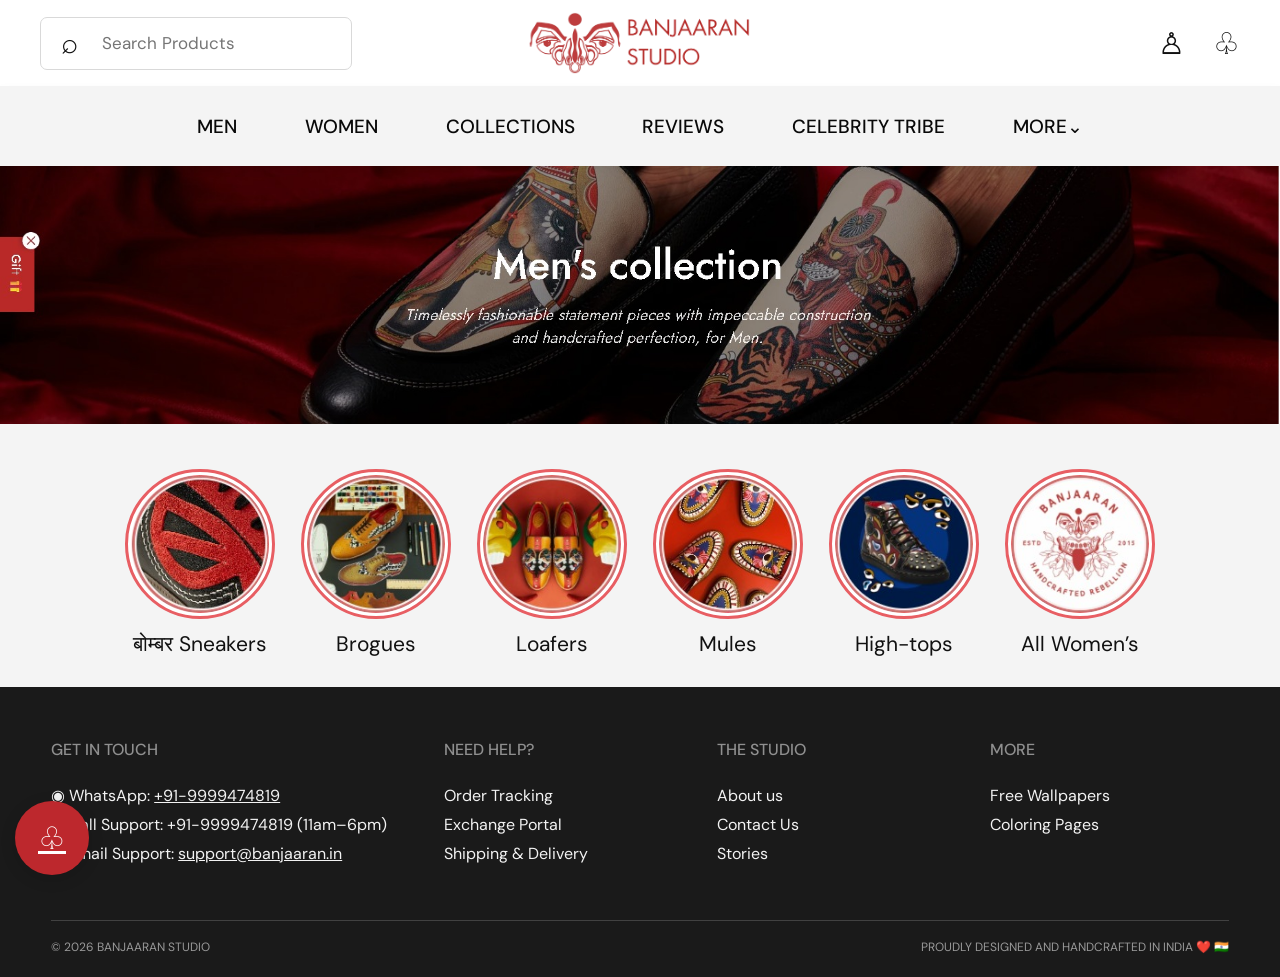
<file: mens-collection.html>
<!doctype html>
<html lang="en">
<head>
<meta charset="utf-8"><meta name="viewport" content="width=device-width,initial-scale=1">
<title>Men's Collection | Banjaaran Studio</title>
<link rel="preconnect" href="https://fonts.googleapis.com"><link rel="preconnect" href="https://fonts.gstatic.com" crossorigin>
<link href="https://fonts.googleapis.com/css2?family=DM+Sans:wght@400;500;600;700&family=Playfair+Display:wght@400;500;600&display=swap" rel="stylesheet">
<style>
:root{--red:#b8272b;--ink:#151515;--paper:#f4f4f4;--line:#e5e5e5}*{box-sizing:border-box}body{margin:0;color:var(--ink);font-family:'DM Sans',Arial,sans-serif;background:#fff}.topbar{height:86px;display:grid;grid-template-columns:1fr 1fr 1fr;align-items:center;padding:0 3.1%;background:#fff}.search{height:53px;width:312px;border:1px solid #d9d9d9;border-radius:7px;display:flex;align-items:center;gap:22px;padding:0 20px;color:#111}.search span{font-size:29px;line-height:1}.search input{border:0;outline:0;font:inherit;font-size:17px;width:100%;background:transparent}.brand{justify-self:center;display:flex;align-items:center;gap:9px;color:#bd3438;text-decoration:none;font-size:20px;line-height:1.25;font-weight:500;letter-spacing:-.5px}.brand-logo{display:block;width:250px;max-width:100%;height:auto;max-height:62px;object-fit:contain}.brand-mark{font-size:48px;line-height:1}.brand small{display:block;font-size:20px}.actions{justify-self:end;display:flex;gap:28px}.actions a{color:#111;text-decoration:none;font-size:30px}.nav{height:80px;background:#f4f4f4;display:flex;justify-content:center;align-items:center;gap:clamp(30px,5.3vw,100px);box-shadow:0 3px 10px #00000008}.nav a{text-decoration:none;color:#090909;font-size:19px;font-weight:500;white-space:nowrap}.nav a:hover{color:var(--red)}.hero{width:100%;height:auto;display:block;object-fit:cover}.categories{background:#f4f4f4;min-height:240px;padding:45px 20px 30px;display:flex;align-items:flex-start;justify-content:center;gap:26px;flex-wrap:wrap}.category{width:150px;text-align:center;text-decoration:none;color:#111;display:flex;flex-direction:column;align-items:center;gap:12px}.category img{width:150px;height:150px;border-radius:50%;object-fit:cover;border:3px solid #e85e63;padding:3px;background:white;transition:transform .22s,box-shadow .22s}.category span{font-size:21px;line-height:1.25}.category:hover img{transform:translateY(-4px);box-shadow:0 7px 18px #0002}.footer{background:#1a1a1a;color:#fff;padding:52px 4% 22px}.footer-grid{display:grid;grid-template-columns:1.5fr 1fr 1fr 1fr;gap:35px}.footer h3{color:#8f8f8f;font-size:16px;font-weight:500;margin:0 0 22px}.footer p,.footer a{font-size:16px;line-height:1.8;color:#f3f3f3}.footer a{display:block;text-decoration:none}.footer a:hover{color:#ef7777}.footer-bottom{border-top:1px solid #414141;margin-top:35px;padding-top:18px;color:#999;font-size:12px;display:flex;justify-content:space-between;gap:20px}.support{position:fixed;left:15px;bottom:25px;background:#bd282d;width:74px;height:74px;border-radius:50%;display:grid;place-items:center;color:#fff;font-size:31px;box-shadow:0 4px 16px #0002;z-index:2}
@media(max-width:800px){.topbar{height:74px;padding:0 15px;grid-template-columns:1fr auto}.search{width:45px;border:0;padding:0}.search input{display:none}.brand{grid-column:2;grid-row:1;font-size:15px}.brand-logo{width:190px;max-height:48px}.brand small{font-size:15px}.actions{display:none}.nav{height:auto;min-height:58px;gap:20px;padding:15px;justify-content:flex-start;overflow-x:auto}.nav a{font-size:13px}.hero{min-height:220px;object-fit:cover}.categories{gap:22px 12px;padding:28px 12px}.category{width:calc(33.333% - 12px);max-width:150px}.category img{width:min(100%,120px);height:auto;aspect-ratio:1}.category span{font-size:15px}.footer-grid{grid-template-columns:1fr 1fr}.footer-bottom{flex-direction:column}.support{width:56px;height:56px;font-size:24px;left:12px;bottom:14px}}
</style></head>
<body>
<header class="topbar"><label class="search"><span>⌕</span><input placeholder="Search Products" aria-label="Search products"></label><a class="brand" href="index.html"><img class="brand-logo" src="assets/banjaaran-logo.png" alt="Banjaaran Studio"></a><div class="actions"><a href="https://banjaaran.in/account" aria-label="Account">♙</a><a href="https://banjaaran.in/cart" aria-label="Shopping bag">♧</a></div></header>
<nav class="nav" aria-label="Main navigation"><a href="mens-collection.html">MEN</a><a href="https://banjaaran.in/collections/womens-collection">WOMEN</a><a href="https://banjaaran.in/collections">COLLECTIONS</a><a href="https://banjaaran.in/pages/reviews">REVIEWS</a><a href="https://banjaaran.in/pages/celebrity-tribe">CELEBRITY TRIBE</a><a href="index.html#footer">MORE⌄</a></nav>
<main><img class="hero" src="assets/mens-page/mens-hero.jpg" alt="Men's collection — timelessly fashionable statement pieces with impeccable construction and handcrafted perfection for men.">
<section class="categories" aria-label="Shop men's footwear categories">
<a class="category" href="https://banjaaran.in/collections/mens-collection/sneakers"><img src="assets/mens-page/sneakers.jpg" alt="Sneakers"><span>बोम्बर Sneakers</span></a>
<a class="category" href="https://banjaaran.in/collections/mens-collection/brogues"><img src="assets/mens-page/brogues.jpg" alt="Brogues"><span>Brogues</span></a>
<a class="category" href="https://banjaaran.in/collections/mens-slipons"><img src="assets/mens-page/loafers.jpg" alt="Loafers"><span>Loafers</span></a>
<a class="category" href="https://banjaaran.in/collections/mens-mules"><img src="assets/mens-page/mules.jpg" alt="Mules"><span>Mules</span></a>
<a class="category" href="https://banjaaran.in/collections/mens-collection/high-tops"><img src="assets/mens-page/high-tops.jpg" alt="High-tops"><span>High-tops</span></a>
<a class="category" href="https://banjaaran.in/collections/womens-collection"><img src="assets/mens-page/womens.jpg" alt="All women's collection"><span>All Women’s</span></a>
</section></main>
<footer class="footer"><div class="footer-grid"><div><h3>GET IN TOUCH</h3><p>◉ WhatsApp: <u>+91-9999474819</u><br>♧ Call Support: +91-9999474819 (11am–6pm)<br>✉ Email Support: <u>support@banjaaran.in</u></p></div><div><h3>NEED HELP?</h3><a href="https://banjaaran.in/pages/order-tracking">Order Tracking</a><a href="https://banjaaran.in/pages/exchange-portal">Exchange Portal</a><a href="https://banjaaran.in/pages/shipping-policy">Shipping &amp; Delivery</a></div><div><h3>THE STUDIO</h3><a href="https://banjaaran.in/pages/about-us">About us</a><a href="https://banjaaran.in/pages/contact">Contact Us</a><a href="https://banjaaran.in/blogs/stories">Stories</a></div><div><h3>MORE</h3><a href="https://banjaaran.in/pages/wallpapers">Free Wallpapers</a><a href="https://banjaaran.in/pages/coloring-pages">Coloring Pages</a></div></div><div class="footer-bottom"><span>© 2026 BANJAARAN STUDIO</span><span>PROUDLY DESIGNED AND HANDCRAFTED IN INDIA ❤️ 🇮🇳</span></div></footer><a class="support" href="https://banjaaran.in/pages/contact" aria-label="Customer support">♧</a>
</body></html>
</file>
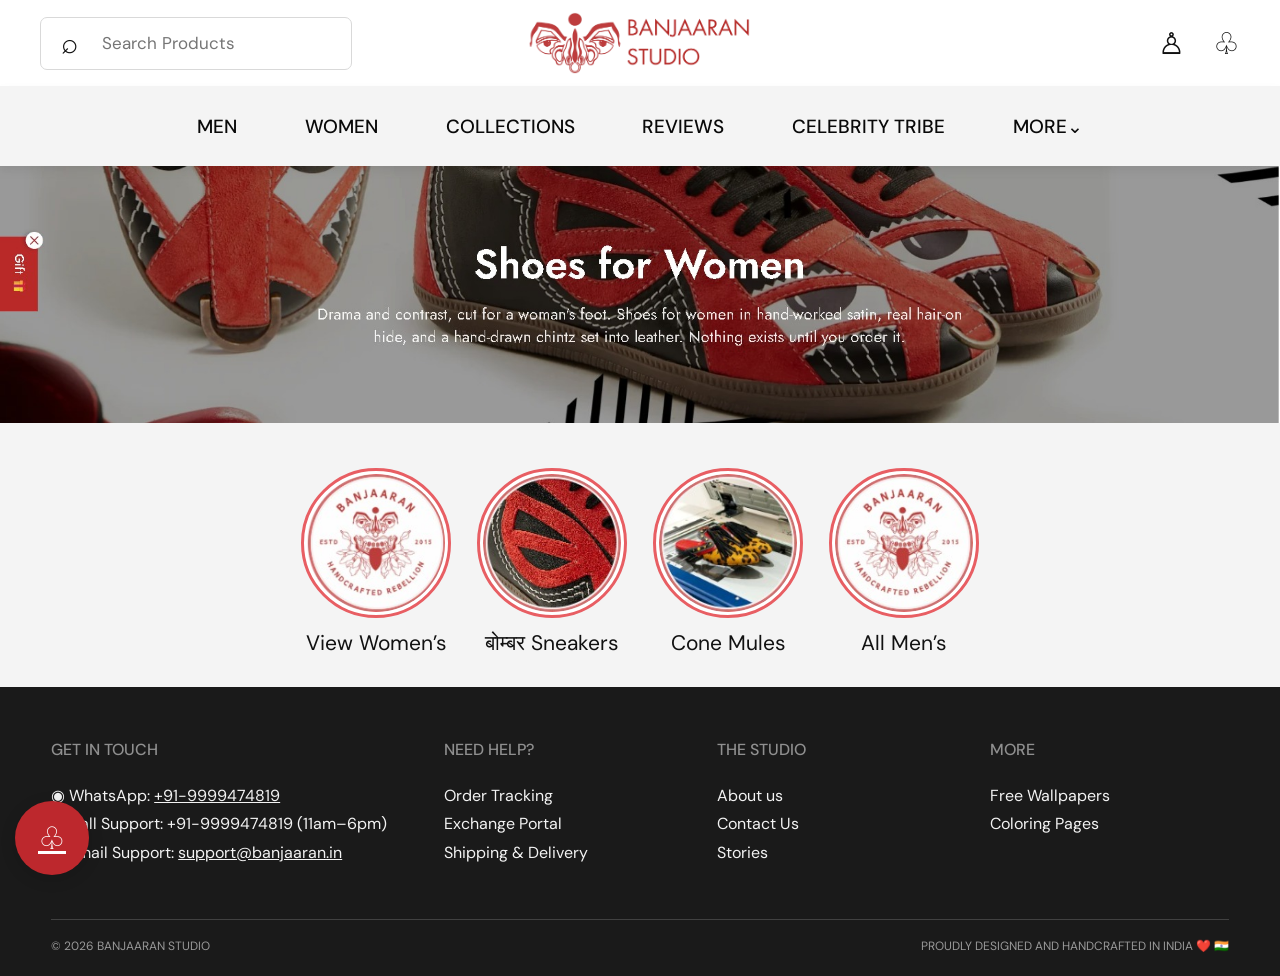
<file: womens-collection.html>
<!doctype html>
<html lang="en"><head><meta charset="utf-8"><meta name="viewport" content="width=device-width,initial-scale=1"><title>Women's Collection | Banjaaran Studio</title>
<link rel="preconnect" href="https://fonts.googleapis.com"><link rel="preconnect" href="https://fonts.gstatic.com" crossorigin><link href="https://fonts.googleapis.com/css2?family=DM+Sans:wght@400;500;600;700&display=swap" rel="stylesheet">
<style>
:root{--red:#b8272b;--ink:#151515;--paper:#f4f4f4}*{box-sizing:border-box}body{margin:0;color:var(--ink);font-family:'DM Sans',Arial,sans-serif;background:#fff}.topbar{height:86px;display:grid;grid-template-columns:1fr 1fr 1fr;align-items:center;padding:0 3.1%;background:#fff}.search{height:53px;width:312px;border:1px solid #d9d9d9;border-radius:7px;display:flex;align-items:center;gap:22px;padding:0 20px;color:#111}.search span{font-size:29px;line-height:1}.search input{border:0;outline:0;font:inherit;font-size:17px;width:100%;background:transparent}.brand{justify-self:center;display:flex;align-items:center;gap:9px;color:#bd3438;text-decoration:none;font-size:20px;line-height:1.25;font-weight:500;letter-spacing:-.5px}.brand-logo{display:block;width:250px;max-width:100%;height:auto;max-height:62px;object-fit:contain}.brand-mark{font-size:48px;line-height:1}.brand small{display:block;font-size:20px}.actions{justify-self:end;display:flex;gap:28px}.actions a{color:#111;text-decoration:none;font-size:30px}.nav{height:80px;background:#f4f4f4;display:flex;justify-content:center;align-items:center;gap:clamp(30px,5.3vw,100px);box-shadow:0 3px 10px #00000008}.nav a{text-decoration:none;color:#090909;font-size:19px;font-weight:500;white-space:nowrap}.nav a:hover{color:var(--red)}.hero{width:100%;height:auto;display:block;object-fit:cover}.categories{background:#f4f4f4;min-height:240px;padding:45px 20px 30px;display:flex;align-items:flex-start;justify-content:center;gap:26px;flex-wrap:wrap}.category{width:150px;text-align:center;text-decoration:none;color:#111;display:flex;flex-direction:column;align-items:center;gap:12px}.category img{width:150px;height:150px;border-radius:50%;object-fit:cover;border:3px solid #e85e63;padding:3px;background:white;transition:transform .22s,box-shadow .22s}.category span{font-size:21px;line-height:1.25}.category:hover img{transform:translateY(-4px);box-shadow:0 7px 18px #0002}.footer{background:#1a1a1a;color:#fff;padding:52px 4% 22px}.footer-grid{display:grid;grid-template-columns:1.5fr 1fr 1fr 1fr;gap:35px}.footer h3{color:#8f8f8f;font-size:16px;font-weight:500;margin:0 0 22px}.footer p,.footer a{font-size:16px;line-height:1.8;color:#f3f3f3}.footer a{display:block;text-decoration:none}.footer a:hover{color:#ef7777}.footer-bottom{border-top:1px solid #414141;margin-top:35px;padding-top:18px;color:#999;font-size:12px;display:flex;justify-content:space-between;gap:20px}.support{position:fixed;left:15px;bottom:25px;background:#bd282d;width:74px;height:74px;border-radius:50%;display:grid;place-items:center;color:#fff;font-size:31px;box-shadow:0 4px 16px #0002;z-index:2}
@media(max-width:800px){.topbar{height:74px;padding:0 15px;grid-template-columns:1fr auto}.search{width:45px;border:0;padding:0}.search input{display:none}.brand{grid-column:2;grid-row:1;font-size:15px}.brand-logo{width:190px;max-height:48px}.brand small{font-size:15px}.actions{display:none}.nav{height:auto;min-height:58px;gap:20px;padding:15px;justify-content:flex-start;overflow-x:auto}.nav a{font-size:13px}.hero{min-height:220px;object-fit:cover}.categories{gap:22px 12px;padding:28px 12px}.category{width:calc(33.333% - 12px);max-width:150px}.category img{width:min(100%,120px);height:auto;aspect-ratio:1}.category span{font-size:15px}.footer-grid{grid-template-columns:1fr 1fr}.footer-bottom{flex-direction:column}.support{width:56px;height:56px;font-size:24px;left:12px;bottom:14px}}
</style></head><body>
<header class="topbar"><label class="search"><span>⌕</span><input placeholder="Search Products" aria-label="Search products"></label><a class="brand" href="index.html"><img class="brand-logo" src="assets/banjaaran-logo.png" alt="Banjaaran Studio"></a><div class="actions"><a href="https://banjaaran.in/account" aria-label="Account">♙</a><a href="https://banjaaran.in/cart" aria-label="Shopping bag">♧</a></div></header>
<nav class="nav" aria-label="Main navigation"><a href="mens-collection.html">MEN</a><a href="womens-collection.html">WOMEN</a><a href="https://banjaaran.in/collections">COLLECTIONS</a><a href="https://banjaaran.in/pages/reviews">REVIEWS</a><a href="https://banjaaran.in/pages/celebrity-tribe">CELEBRITY TRIBE</a><a href="index.html#footer">MORE⌄</a></nav>
<main><img class="hero" src="assets/womens-page/womens-hero.jpg" alt="Shoes for Women — dramatic, hand-worked women's footwear from Banjaaran Studio."><section class="categories" aria-label="Shop women's footwear collections">
<a class="category" href="https://banjaaran.in/collections/womens-collection"><img src="assets/womens-page/view-womens.jpg" alt="View Women's Collection"><span>View Women’s</span></a>
<a class="category" href="https://banjaaran.in/collections/womens-collection/sneakers"><img src="assets/womens-page/bomber-sneakers.jpg" alt="Bomber Sneakers"><span>बोम्बर Sneakers</span></a>
<a class="category" href="https://banjaaran.in/collections/womens-cone-mules"><img src="assets/womens-page/cone-mules.jpg" alt="Cone Mules"><span>Cone Mules</span></a>
<a class="category" href="https://banjaaran.in/collections/mens-collection"><img src="assets/womens-page/all-mens.jpg" alt="All Men's Collection"><span>All Men’s</span></a>
</section></main>
<footer class="footer"><div class="footer-grid"><div><h3>GET IN TOUCH</h3><p>◉ WhatsApp: <u>+91-9999474819</u><br>♧ Call Support: +91-9999474819 (11am–6pm)<br>✉ Email Support: <u>support@banjaaran.in</u></p></div><div><h3>NEED HELP?</h3><a href="https://banjaaran.in/pages/order-tracking">Order Tracking</a><a href="https://banjaaran.in/pages/exchange-portal">Exchange Portal</a><a href="https://banjaaran.in/pages/shipping-policy">Shipping &amp; Delivery</a></div><div><h3>THE STUDIO</h3><a href="https://banjaaran.in/pages/about-us">About us</a><a href="https://banjaaran.in/pages/contact">Contact Us</a><a href="https://banjaaran.in/blogs/stories">Stories</a></div><div><h3>MORE</h3><a href="https://banjaaran.in/pages/wallpapers">Free Wallpapers</a><a href="https://banjaaran.in/pages/coloring-pages">Coloring Pages</a></div></div><div class="footer-bottom"><span>© 2026 BANJAARAN STUDIO</span><span>PROUDLY DESIGNED AND HANDCRAFTED IN INDIA ❤️ 🇮🇳</span></div></footer><a class="support" href="https://banjaaran.in/pages/contact" aria-label="Customer support">♧</a></body></html>
</file>
<file: style.css>
:root{--paper:#f5f2eb;--ink:#211d19;--red:#b83232;--muted:#81796e;--serif:'Playfair Display',Georgia,serif;--sans:'DM Sans',Arial,sans-serif}*{box-sizing:border-box}html{scroll-behavior:smooth}body{margin:0;background:var(--paper);color:var(--ink);font-family:var(--sans);font-size:14px}a{color:inherit;text-decoration:none}button,input{font:inherit}.announcement{height:36px;padding:0 3.2%;display:flex;align-items:center;justify-content:space-between;border-bottom:1px solid #e6e1d9;font-size:12px;background:#faf9f6}.announcement a{font-size:12px}.language{border:0;background:none}.site-header{height:78px;padding:0 3.2%;display:grid;grid-template-columns:1fr 1fr 1fr;align-items:center;background:#fbfaf7}.search{width:235px;height:42px;border:1px solid #ded9d0;border-radius:3px;display:flex;align-items:center;padding:0 13px;gap:12px;color:#4b443c}.search span{font-size:28px;line-height:1}.search input{width:100%;border:0;outline:0;background:transparent;font-size:13px}.brand{justify-self:center;display:flex;gap:9px;align-items:center;color:var(--red);font-size:17px;line-height:1.05;font-weight:500;letter-spacing:-.5px}.brand small{display:block;font-size:15px;margin-top:4px}.brand-mark{font-size:38px}.header-actions{justify-self:end;display:flex;gap:22px}.header-actions button,.mobile-menu{border:0;background:none;font-size:26px;cursor:pointer;position:relative}.header-actions i{font-size:10px;font-style:normal;position:absolute;top:-4px;right:-7px}.mobile-menu{display:none}.main-nav{height:52px;background:#f0efec;display:flex;align-items:center;justify-content:center;gap:clamp(26px,5vw,82px);font-size:12px;font-weight:600;letter-spacing:.02em}.main-nav a{position:relative}.main-nav a:after{content:'';position:absolute;left:0;bottom:-7px;width:0;height:1px;background:var(--red);transition:width .3s}.main-nav a:hover:after{width:100%}.hero{height:min(760px,calc(100vh - 166px));min-height:580px;position:relative;overflow:hidden;background:#3c2e25;color:#fff}.hero-image{position:absolute;inset:0;background-image:url('assets/bomber-hero.jpg');background-position:center 54%;background-size:cover;transform:scale(1.05);animation:heroZoom 1.8s cubic-bezier(.2,.7,.2,1) forwards}.hero-shade{position:absolute;inset:0;background:linear-gradient(90deg,rgba(15,12,10,.69) 0%,rgba(15,12,10,.28) 45%,rgba(15,12,10,.03) 100%),linear-gradient(0deg,rgba(12,9,7,.42),transparent 35%)}.hero-topline{position:absolute;top:27px;left:4%;right:4%;display:flex;justify-content:space-between;font-size:10px;letter-spacing:.18em}.hero-copy{position:absolute;left:9%;top:23%;max-width:570px}.eyebrow{font-size:10px;letter-spacing:.2em;font-weight:600}.hero h1,.intro h2,.section-heading h2,.craft h2,.closing h2{font-family:var(--serif);font-weight:400;letter-spacing:-.045em}.hero h1{font-size:clamp(58px,7vw,104px);line-height:.96;margin:26px 0}.hero h1 em,.intro h2 em,.section-heading h2 em,.craft h2 em,.closing h2 em{font-weight:400;color:#d4b69a}.hero-description{max-width:310px;font-size:14px;line-height:1.8;color:#e7dfd7}.line-cta{display:inline-flex;align-items:center;gap:34px;margin-top:30px;padding-bottom:12px;border-bottom:1px solid rgba(255,255,255,.65);font-size:10px;letter-spacing:.13em;font-weight:600}.line-cta span{font-size:17px}.hero-product-caption{position:absolute;bottom:30px;left:4%;right:4%;display:flex;justify-content:space-between;font-size:9px;letter-spacing:.17em}.scroll-cue{position:absolute;right:4%;bottom:50%;writing-mode:vertical-rl;font-size:9px;letter-spacing:.2em}.scroll-cue span{font-size:18px;margin-top:12px}.section-pad{padding:110px 8%}.intro{position:relative;text-align:center;max-width:1000px;margin:auto}.intro .eyebrow,.section-heading .eyebrow,.craft .eyebrow,.closing .eyebrow{color:var(--red)}.intro h2{font-size:clamp(48px,6vw,76px);line-height:1.05;margin:22px 0}.intro h2 em,.section-heading h2 em,.craft h2 em{color:#9b493b}.intro>p:not(.eyebrow){max-width:440px;margin:0 auto;color:#746b61;line-height:1.9;font-size:14px}.text-link{display:inline-block;font-size:10px;letter-spacing:.15em;border-bottom:1px solid #9b493b;padding-bottom:9px;margin-top:26px}.intro-stamp{position:absolute;right:3%;top:35%;border:1px solid #bcb2a4;border-radius:50%;width:94px;height:94px;display:grid;place-content:center;font-size:9px;letter-spacing:.1em;transform:rotate(12deg);color:#8b8175}.intro-stamp span{font-size:18px}.collections{background:#e9e4da}.section-heading{display:flex;align-items:end;justify-content:space-between;margin-bottom:38px}.section-heading h2{font-size:clamp(44px,5vw,68px);margin:14px 0 0}.section-count{font-size:9px;letter-spacing:.15em;color:#837a6e;padding-bottom:12px}.collection-grid{display:grid;grid-template-columns:repeat(3,1fr);gap:18px}.collection-card{min-width:0}.collection-visual{height:430px;position:relative;overflow:hidden;display:flex;align-items:center;justify-content:center;transition:filter .4s}.collection-card:hover .collection-visual{filter:saturate(1.12)}.visual-bomber{background:radial-gradient(ellipse at 54% 44%,#987456 0,#5e4637 30%,#2b2925 68%,#1c1a18 100%);color:#e9d8c1}.visual-bomber:before{content:'';position:absolute;width:65%;height:29%;border-radius:50%;border:1px solid #c4a787;transform:rotate(-28deg);box-shadow:0 0 0 16px #ffffff05,0 0 0 34px #ffffff04}.visual-word{font-family:var(--serif);font-size:clamp(40px,5vw,72px);line-height:.8;letter-spacing:-.06em;position:relative;z-index:1}.visual-bomber .visual-word{font-size:clamp(40px,4.5vw,64px);text-shadow:0 4px 20px #0006}.visual-orbit{position:absolute;width:78%;height:60%;border:1px solid #b89d7c80;border-radius:50%;transform:rotate(52deg)}.visual-madmob{background:linear-gradient(140deg,#b83232,#7f2025 60%,#321c1b);color:#f6dfc6}.visual-madmob:before{content:'';position:absolute;inset:10% 13%;border:1px solid #f2d7b7a6;transform:rotate(9deg)}.visual-madmob .visual-word{font-size:clamp(64px,7vw,94px);transform:rotate(-9deg);text-align:center}.eye-shape{position:absolute;right:15%;top:19%;font-size:80px;color:#e8b89b;opacity:.65}.visual-bageecha{background:radial-gradient(ellipse at center,#d8c8a0,#9a9a6b 48%,#454b37);color:#f4e8d0}.visual-bageecha:before{content:'';position:absolute;inset:7%;border:1px solid #f1e2c080;border-radius:48% 48% 4px 4px}.visual-bageecha .visual-word{font-size:clamp(37px,4vw,60px);letter-spacing:-.07em}.floral{position:absolute;font-size:82px;color:#e8d5ac;opacity:.8}.f1{top:12%;left:13%}.f2{right:12%;bottom:13%;font-size:112px}.visual-note{position:absolute;bottom:20px;left:20px;font-size:8px;letter-spacing:.17em;opacity:.8}.collection-meta{display:flex;justify-content:space-between;align-items:center;padding:18px 2px 0}.collection-meta h3{font-family:var(--serif);font-size:28px;font-weight:400;margin:0 0 6px}.collection-meta p{font-size:11px;color:#756c60;margin:0}.round-arrow{border:1px solid #bdb3a6;border-radius:50%;width:38px;height:38px;display:grid;place-items:center;font-size:17px;transition:background .3s,color .3s}.collection-card:hover .round-arrow{background:var(--ink);color:white}.craft{background:#292621;color:#f5f0e6;display:grid;grid-template-columns:1fr 1fr;gap:30px 10%;position:relative;padding-bottom:130px}.craft h2{font-size:clamp(48px,6vw,78px);line-height:1.03;margin:24px 0}.craft h2 em{color:#c9a78b}.craft-right{align-self:center;max-width:420px}.craft-symbol{font-size:58px;color:#c9a78b}.craft-right p{font-family:var(--serif);font-size:23px;line-height:1.55;color:#d8d0c3}.dark-cta{border-color:#b8a995}.craft-bottom{position:absolute;bottom:34px;left:8%;right:8%;display:flex;justify-content:space-between;padding-top:18px;border-top:1px solid #ffffff26;font-size:8px;letter-spacing:.14em;color:#bdb4a7}.closing{padding:100px 20px 110px;text-align:center;background:#b8a18a;color:#27231e}.closing h2{font-size:clamp(58px,8vw,100px);line-height:.98;margin:22px 0 34px}.closing h2 em{color:#f2e4d1}.light-cta{display:inline-block;border:1px solid #27231e;padding:15px 22px;font-size:10px;letter-spacing:.14em;transition:background .3s,color .3s}.light-cta:hover{background:#27231e;color:#fff}footer{background:#f9f7f1;padding:46px 8% 20px}.footer-top{display:flex;align-items:start;justify-content:space-between;padding-bottom:45px}.footer-brand{font-size:22px;letter-spacing:-.05em;line-height:.9}.footer-brand span{color:var(--red)}.footer-top p{font-family:var(--serif);font-size:18px;line-height:1.5;margin:0;color:#756b60}.footer-links{display:flex;flex-direction:column;gap:12px;font-size:12px}.footer-bottom{border-top:1px solid #e4ded4;padding-top:18px;display:flex;justify-content:space-between;font-size:8px;letter-spacing:.13em;color:#8b8176}.toast{position:fixed;bottom:24px;left:50%;transform:translate(-50%,20px);opacity:0;pointer-events:none;background:#26231f;color:#fff;padding:12px 18px;font-size:12px;transition:.3s;z-index:9}.toast.show{opacity:1;transform:translate(-50%,0)}.reveal{animation:rise .9s both}.hero-copy .reveal:nth-child(2){animation-delay:.12s}.hero-copy .reveal:nth-child(3){animation-delay:.22s}.hero-copy .reveal:nth-child(4){animation-delay:.32s}@keyframes rise{from{opacity:0;transform:translateY(22px)}to{opacity:1;transform:translateY(0)}}@keyframes heroZoom{to{transform:scale(1)}}@media(min-width:1500px){.hero-copy{left:12%}.hero{height:720px}}@media(max-width:800px){.announcement{padding:0 15px}.announcement>span{display:none}.announcement a{font-size:10px}.site-header{height:68px;padding:0 16px;grid-template-columns:42px 1fr 60px}.mobile-menu{display:block;font-size:20px}.search{display:none}.brand{font-size:14px}.brand small{font-size:12px}.brand-mark{font-size:30px}.header-actions{gap:9px}.header-actions button{font-size:22px}.main-nav{gap:20px;height:44px;font-size:9px;overflow:auto;justify-content:flex-start;padding:0 16px;white-space:nowrap}.hero{min-height:620px;height:calc(100svh - 148px);max-height:760px}.hero-image{background-position:58% center}.hero-shade{background:linear-gradient(90deg,#130f0dbd,#130f0d55 65%,#130f0d24),linear-gradient(0deg,#100c09a8,transparent 48%)}.hero-copy{left:7%;right:7%;top:24%}.hero h1{font-size:clamp(60px,14vw,92px)}.hero-description{max-width:270px}.hero-topline{left:7%;right:7%;font-size:8px}.hero-product-caption{left:7%;right:7%;font-size:7px}.scroll-cue{display:none}.section-pad{padding:76px 6%}.intro-stamp{display:none}.collection-grid{grid-template-columns:1fr;gap:36px}.collection-visual{height:clamp(330px,100vw,490px)}.visual-word{font-size:72px}.visual-bomber .visual-word{font-size:65px}.visual-madmob .visual-word{font-size:92px}.visual-bageecha .visual-word{font-size:58px}.section-heading{align-items:start}.section-count{font-size:8px}.craft{grid-template-columns:1fr;gap:0;padding-bottom:125px}.craft-right{max-width:500px}.craft-right p{font-size:20px}.craft-bottom{left:6%;right:6%;gap:12px;flex-wrap:wrap;font-size:7px}.footer-top{gap:25px;flex-wrap:wrap}.footer-bottom{gap:14px;flex-direction:column}.closing{padding:80px 15px}.footer-links{min-width:100%}}@media(prefers-reduced-motion:reduce){*,*:before,*:after{scroll-behavior:auto!important;animation:none!important;transition:none!important}}


/* Approved three-panel collectible display */
.offer-showcase{background:#fffaf3;padding:42px 1.05% 46px;overflow:hidden}
.offer-showcase-heading{text-align:center;margin:0 auto 24px;padding:0 12px}
.offer-showcase-heading h2{font-family:var(--serif);font-weight:500;font-size:clamp(28px,4.2vw,64px);line-height:1.08;letter-spacing:-.045em;color:#321e19;margin:0}
.offer-showcase-heading h2 span{color:var(--red)}
.offer-showcase-grid{display:grid;grid-template-columns:repeat(3,minmax(0,1fr));gap:clamp(16px,2.8vw,48px);align-items:stretch}
.offer-showcase-card{display:block;min-width:0;overflow:hidden;outline-offset:5px;background:#f4e5d2;transition:transform .25s ease,filter .25s ease}
.offer-showcase-card img{display:block;width:100%;height:auto;aspect-ratio:615/702;object-fit:cover}
.offer-showcase-card:hover{transform:translateY(-4px);filter:saturate(1.04)}
.offer-showcase-card:focus-visible{outline:2px solid var(--red)}
@media(max-width:700px){.offer-showcase{padding:30px 14px 34px}.offer-showcase-heading{margin-bottom:16px}.offer-showcase-heading h2{font-size:clamp(24px,6vw,38px)}.offer-showcase-grid{grid-template-columns:1fr;gap:18px}.offer-showcase-card img{aspect-ratio:615/702;max-height:unset}}

/* Handcrafted-in-India banner, matching the supplied homepage reference */
.handcrafted-banner{width:100%;background:#fff;line-height:0;overflow:hidden}
.handcrafted-banner img{display:block;width:100%;height:auto;object-fit:cover}
footer{background:#1c1c1c;color:#f4f1ed;padding:46px 3.2% 20px}
footer .footer-brand{color:#f4f1ed}
footer .footer-brand span{color:#c83232}
footer .footer-top p{color:#c8c4c0}
footer .footer-links{color:#f4f1ed}
footer .footer-bottom{border-top:1px solid #ffffff24;color:#999795}
@media(max-width:800px){.handcrafted-banner img{min-height:220px;object-fit:cover;object-position:center}}

/* Official supplied Banjaaran Studio logo */
.brand-logo{display:block;width:clamp(180px,21vw,250px);height:auto;max-height:64px;object-fit:contain}.brand{min-width:0}.footer-brand-logo{display:block;width:250px;max-width:100%;height:auto;object-fit:contain}footer .footer-brand{display:block;line-height:0}
@media(max-width:800px){.brand-logo{width:clamp(145px,43vw,205px);max-height:48px}.footer-brand-logo{width:210px}}
</file>
<file: tote-pages.css>
/* Tote product pages — warm editorial product detail layout */
.tote-page{background:#fbf5ed;color:#3b211d;min-height:100vh}
.tote-page .announcement{display:none}
.tote-page .site-header{background:#fbf5ed;border-bottom:1px solid #ead9c8;min-height:62px}
.tote-page .main-nav{background:#fbf5ed;border-bottom:1px solid #ead9c8;box-shadow:none}
.tote-page .brand{color:#8f151b}
.tote-page .product-layout{max-width:1540px;margin:0 auto;padding:24px clamp(18px,3.2vw,50px) 30px;display:grid;grid-template-columns:minmax(0,1.05fr) minmax(360px,.95fr);gap:clamp(28px,4vw,64px);align-items:start}
.product-gallery{display:grid;grid-template-columns:88px minmax(0,1fr);gap:18px;min-width:0}
.product-thumbs{display:flex;flex-direction:column;gap:12px}
.product-thumb{border:1px solid #e3d0bd;background:#f6eadb;padding:0;cursor:pointer;aspect-ratio:3/4;overflow:hidden}
.product-thumb[aria-pressed=true]{border:1px solid #9e171d;box-shadow:inset 0 0 0 1px #9e171d}
.product-thumb img{width:100%;height:100%;display:block;object-fit:cover}
.product-main-image{position:relative;background:#eee0cf;min-width:0;overflow:hidden;aspect-ratio:4/4.65;display:flex;align-items:center;justify-content:center}
.product-main-image img{display:block;width:100%;height:100%;object-fit:contain;mix-blend-mode:multiply}
.product-info{padding:12px 0 0;max-width:650px}
.eyebrow{display:flex;align-items:center;gap:12px;text-transform:uppercase;letter-spacing:.2em;color:#a02224;font-size:12px;font-weight:600}
.eyebrow:after{content:"";height:1px;background:#d9bba1;flex:1}
.product-title{font-family:Georgia,'Times New Roman',serif;color:#8f101a;font-size:clamp(42px,4.5vw,72px);font-weight:400;letter-spacing:-.045em;line-height:.98;margin:16px 0 5px;text-transform:uppercase}
.product-edition{margin:0 0 24px;color:#7c3329;font-size:clamp(13px,1.3vw,18px);letter-spacing:.3em;text-transform:uppercase}
.limited-pill{display:inline-block;border:1px solid #c99075;border-radius:30px;padding:5px 12px;color:#9a2a27;font-size:10px;letter-spacing:.08em;text-transform:uppercase;margin-bottom:20px}
.product-description{font-size:14px;line-height:1.8;color:#5b433a;margin:0 0 25px;max-width:590px}
.feature-row{display:grid;grid-template-columns:repeat(4,minmax(0,1fr));border-top:1px solid #dfc8b4;border-bottom:1px solid #dfc8b4;padding:18px 0;margin:22px 0}
.feature{display:flex;flex-direction:column;align-items:center;text-align:center;gap:8px;padding:0 8px;font-size:11px;line-height:1.45;color:#65473c;border-right:1px solid #e3cbb7}
.feature:last-child{border:0}.feature svg{width:30px;height:30px;stroke:#a31b20;fill:none;stroke-width:1.5}
.collection-story h2{font-family:Georgia,'Times New Roman',serif;font-size:18px;letter-spacing:.17em;font-weight:400;color:#9b171d;margin:0 0 12px}
.collection-story p{font-size:13px;line-height:1.75;color:#674b40;margin:0 0 12px}
.explore-link{display:inline-block;margin:3px 0 22px;color:#a21820;font-size:12px;text-transform:uppercase;letter-spacing:.04em;text-underline-offset:4px}
.purchase-row{display:grid;grid-template-columns:150px minmax(0,1fr);gap:16px;padding-bottom:18px;border-bottom:1px solid #dfc8b4}
.quantity{display:flex;align-items:center;justify-content:space-between;border:1px solid #d8b99f;min-height:52px;padding:0 14px;color:#6c342c}
.quantity button{border:0;background:transparent;color:#9b171d;font-size:21px;cursor:pointer;padding:4px 5px}
.quantity span{font-size:13px}
.add-button{background:#970c17;color:#fff;border:1px solid #970c17;min-height:52px;font-family:Georgia,'Times New Roman',serif;font-size:16px;letter-spacing:.08em;cursor:pointer;transition:background .2s,color .2s}
.add-button:hover{background:transparent;color:#970c17}
.shipping-row{display:grid;grid-template-columns:repeat(3,1fr);padding-top:18px;gap:8px}
.shipping-item{display:flex;align-items:center;justify-content:center;gap:9px;border-right:1px solid #dfc8b4;font-size:11px;line-height:1.4;color:#694b40}.shipping-item:last-child{border:0}.shipping-item svg{width:25px;height:25px;stroke:#a31b20;fill:none;stroke-width:1.4;flex-shrink:0}
.other-option{max-width:1440px;margin:0 auto 36px;padding:0 clamp(18px,3.2vw,50px)}
.other-heading{display:flex;align-items:center;gap:12px;color:#9c171d;letter-spacing:.16em;font-size:12px;text-transform:uppercase;margin:0 0 14px}
.other-heading:after{content:"";height:1px;background:#dfc8b4;flex:1}
.other-card{display:grid;grid-template-columns:135px minmax(0,1fr) 210px;align-items:center;gap:22px;border-top:1px solid #dfc8b4;padding-top:14px;text-decoration:none;color:inherit}
.other-card img{width:135px;height:145px;object-fit:cover;display:block;background:#ead7c3}
.other-card h3{font-family:Georgia,'Times New Roman',serif;font-size:28px;font-weight:400;color:#98151d;margin:0 0 3px}.other-card p{margin:0;font-size:11px;letter-spacing:.25em;color:#7c3329;text-transform:uppercase}
.other-cta{border:1px solid #b44b43;color:#97151b;text-align:center;padding:15px 12px;font-family:Georgia,'Times New Roman',serif;font-size:12px;text-transform:uppercase;letter-spacing:.04em}
.cart-note{display:none;color:#7d332b;font-size:12px;margin:10px 0 0}.cart-note.show{display:block}
@media(max-width:900px){.tote-page .product-layout{grid-template-columns:minmax(0,1fr) minmax(0,1fr);gap:24px}.product-gallery{grid-template-columns:62px minmax(0,1fr);gap:10px}.product-info{padding-top:4px}.product-title{font-size:clamp(36px,5vw,54px)}.feature-row{padding:12px 0}.feature{font-size:9px;padding:0 4px}.feature svg{width:25px;height:25px}.purchase-row{grid-template-columns:110px minmax(0,1fr);gap:8px}.add-button{font-size:12px}.other-card{grid-template-columns:100px minmax(0,1fr) 160px;gap:14px}.other-card img{width:100px;height:115px}}
@media(max-width:650px){.tote-page .product-layout{display:flex;flex-direction:column;padding:16px 16px 26px;gap:24px}.product-gallery{width:100%;grid-template-columns:58px minmax(0,1fr);gap:10px}.product-thumbs{gap:8px}.product-main-image{aspect-ratio:4/4.6}.product-info{width:100%;padding-top:0}.product-title{font-size:48px}.product-edition{font-size:12px;letter-spacing:.23em;margin-bottom:16px}.product-description{font-size:13px}.feature-row{margin:18px 0;padding:14px 0}.feature{font-size:9px}.feature svg{width:23px;height:23px}.purchase-row{grid-template-columns:100px minmax(0,1fr)}.quantity{padding:0 7px}.add-button{font-size:12px;letter-spacing:.04em}.shipping-item{flex-direction:column;text-align:center;font-size:10px}.other-option{padding:0 16px}.other-card{grid-template-columns:82px minmax(0,1fr);gap:12px}.other-card img{width:82px;height:105px}.other-card h3{font-size:23px}.other-cta{grid-column:1/-1;padding:12px}.tote-page .main-nav{overflow-x:auto;justify-content:flex-start;gap:22px;padding:0 16px}.tote-page .main-nav a{white-space:nowrap}}

.other-card:hover .other-cta{background:#97151b;color:#fff}
</file>
